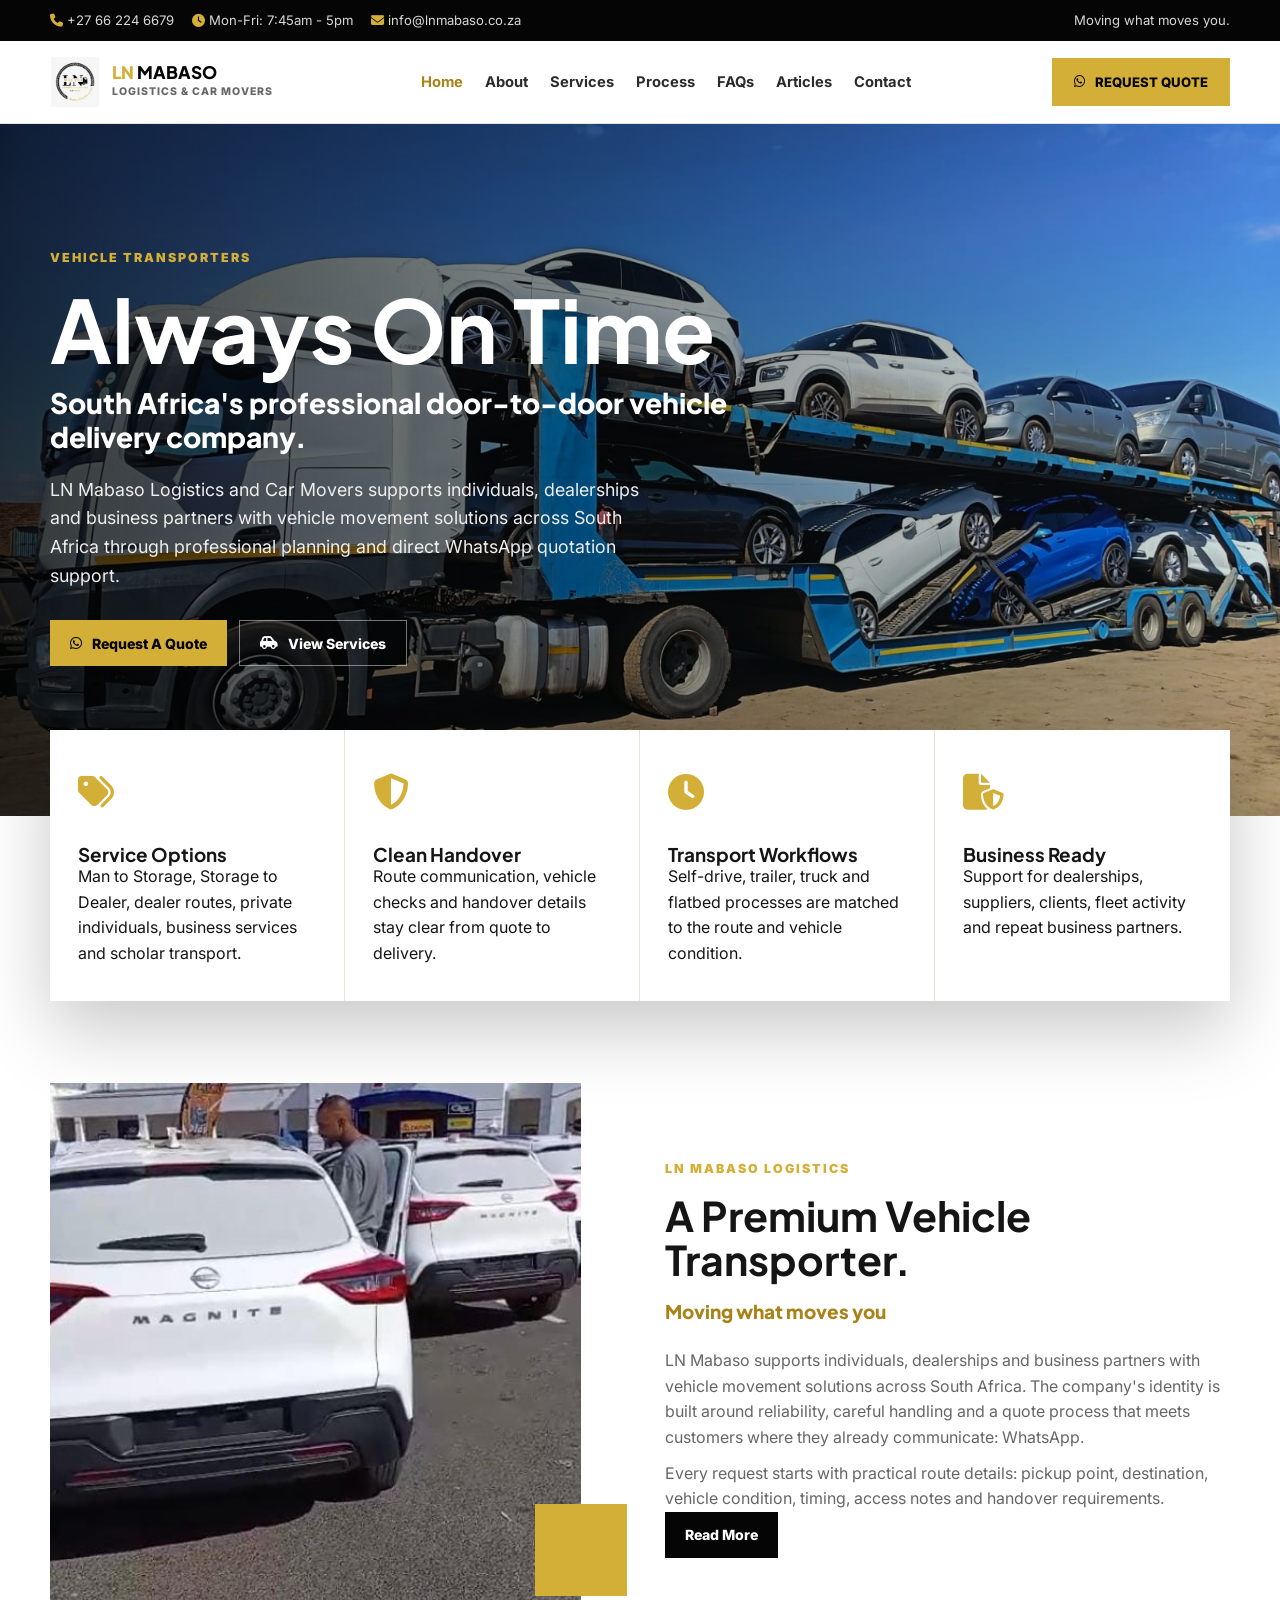
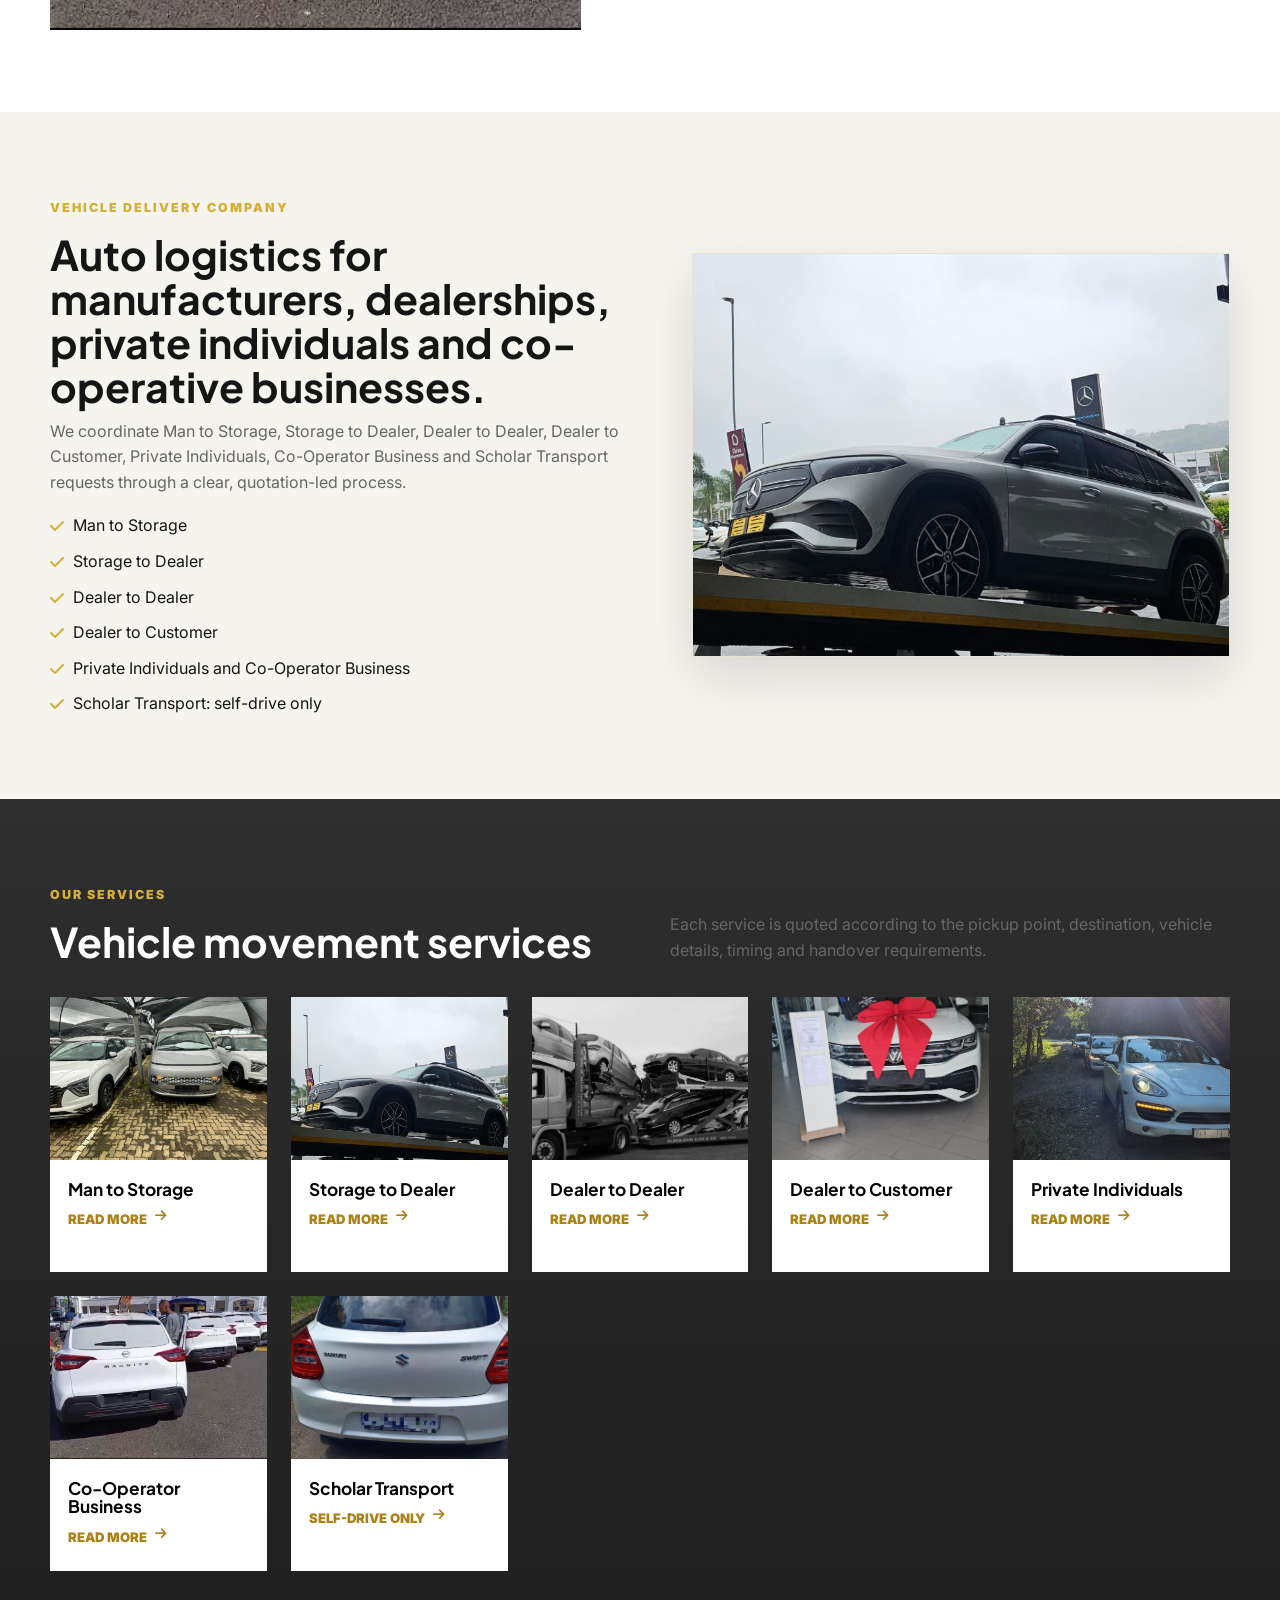
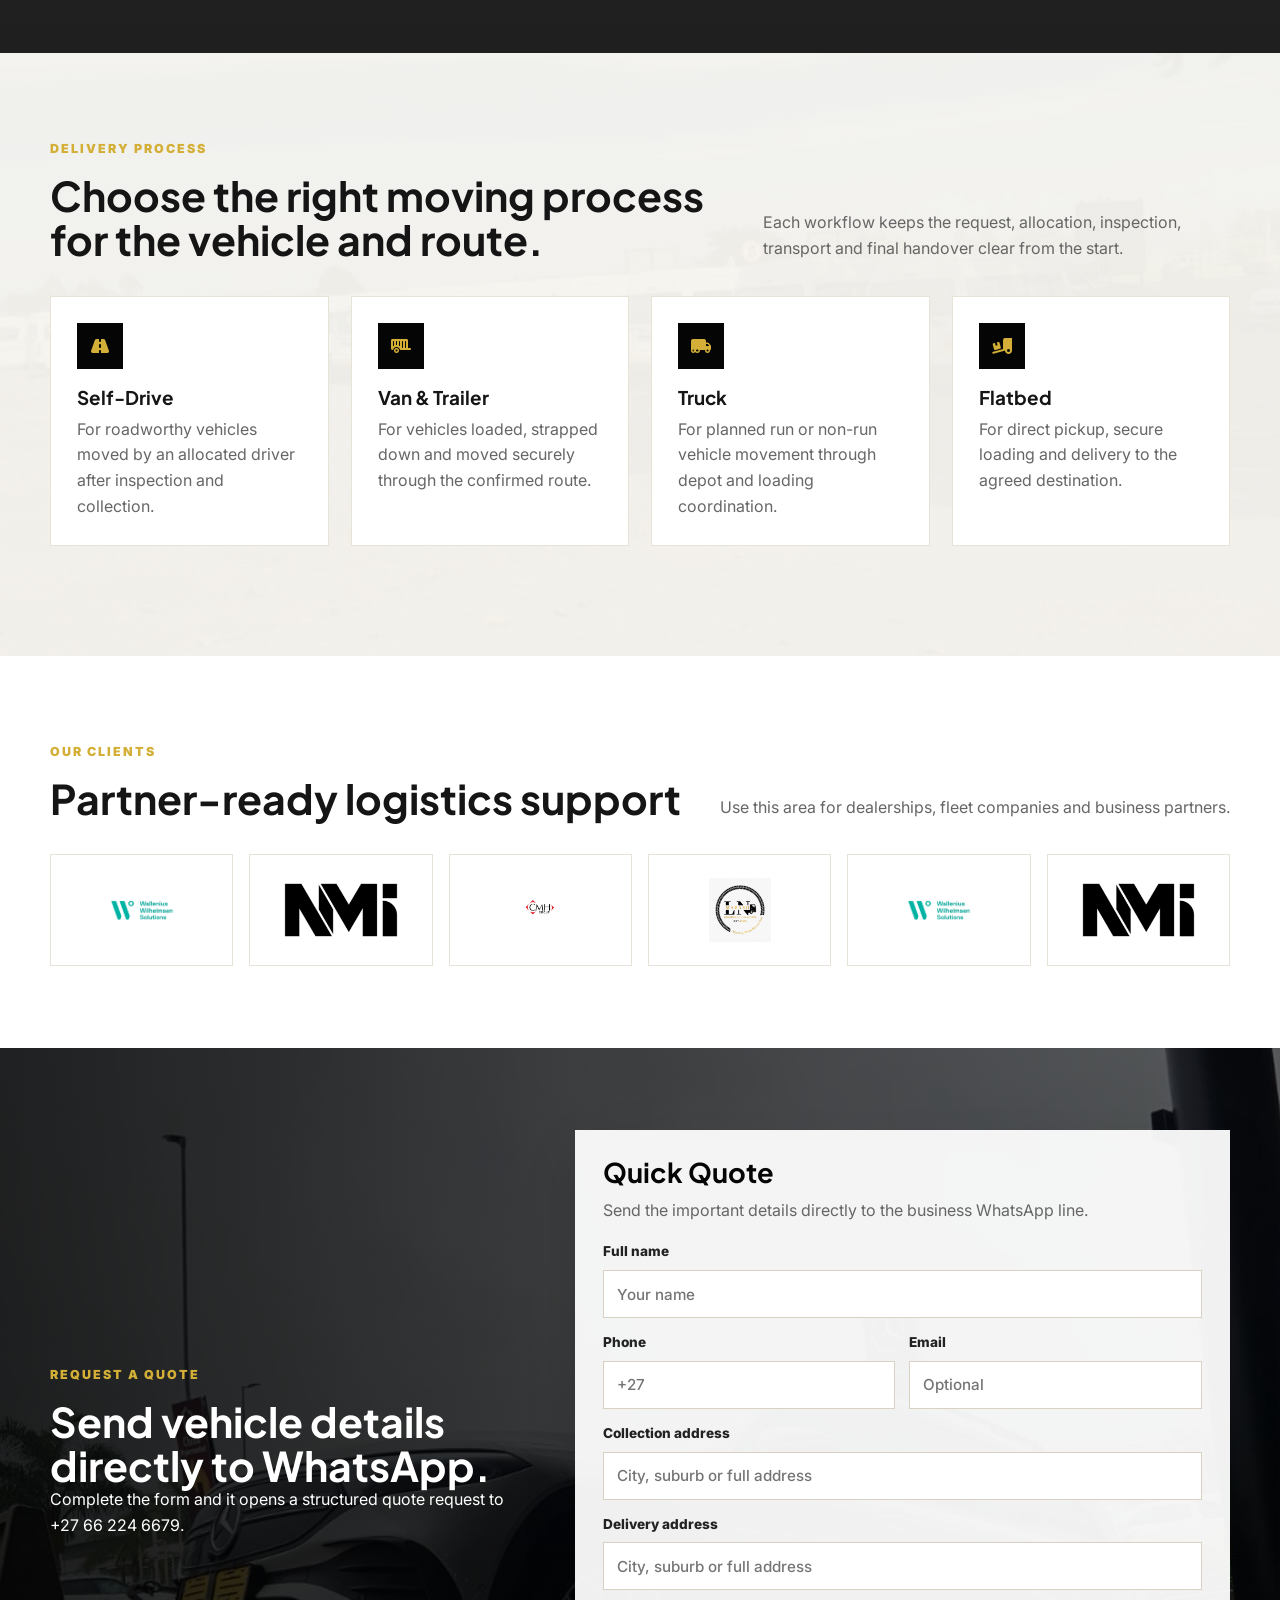
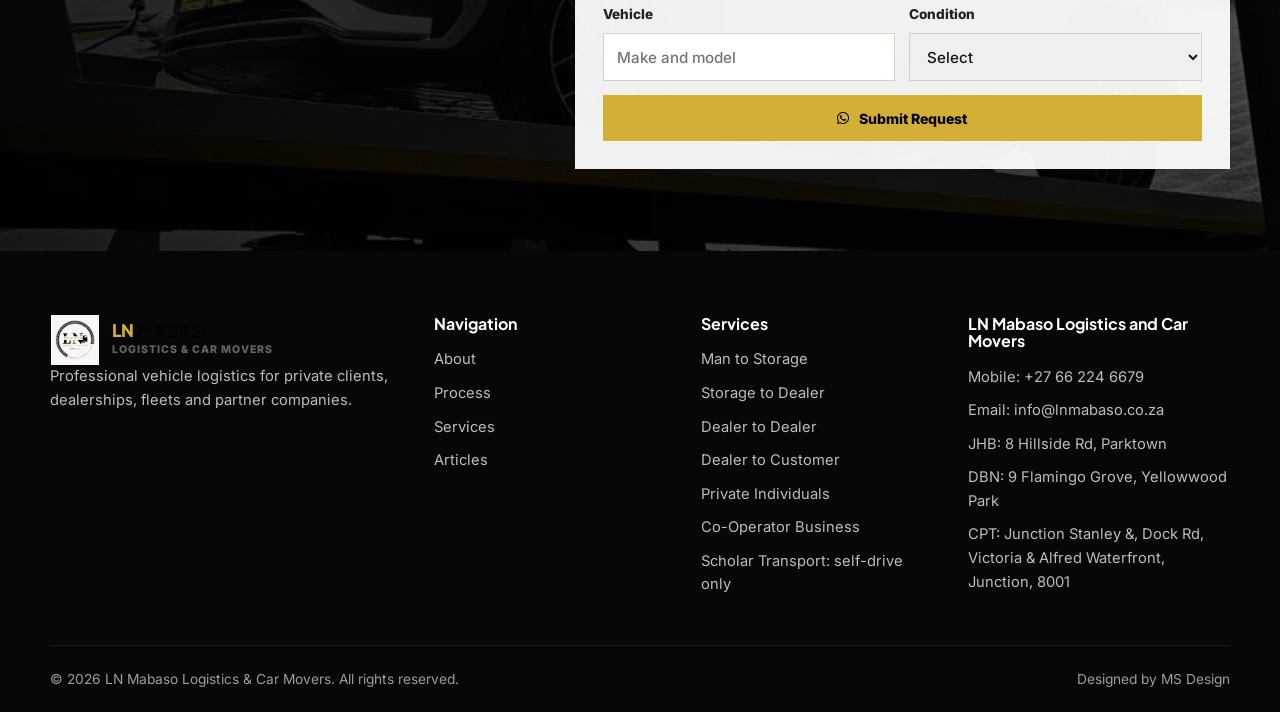
<file: index.html>
﻿<!DOCTYPE html>
<html lang="en">
<head>
    <meta charset="UTF-8">
    <meta name="viewport" content="width=device-width, initial-scale=1.0">
    <title>LN Mabaso Logistics & Car Movers | Vehicle Transport South Africa</title>
    <meta name="description" content="LN Mabaso Logistics and Car Movers provides vehicle movement, dealer transfers, storage-to-dealer delivery, business fleet support and WhatsApp quote requests in South Africa.">
    <link rel="preconnect" href="https://fonts.googleapis.com">
    <link rel="preconnect" href="https://fonts.gstatic.com" crossorigin>
    <link href="https://fonts.googleapis.com/css2?family=Inter:wght@400;500;600;700;800;900&family=Plus+Jakarta+Sans:wght@700;800&display=swap" rel="stylesheet">
    <link rel="stylesheet" href="https://cdnjs.cloudflare.com/ajax/libs/font-awesome/6.5.1/css/all.min.css">
    <link rel="stylesheet" href="style.css">
</head>
<body>
    <div class="top-bar">
        <div class="container">
            <ul class="top-list">
                <li><i class="fa-solid fa-phone gold"></i> +27 66 224 6679</li>
                <li><i class="fa-solid fa-clock gold"></i> Mon-Fri: 7:45am - 5pm</li>
                <li><i class="fa-solid fa-envelope gold"></i> info@lnmabaso.co.za</li>
            </ul>
            <span>Moving what moves you.</span>
        </div>
    </div>

    <header class="site-header">
        <div class="container header-inner">
            <a class="brand" href="index.html">
                <img src="images/log1.png" alt="LN Mabaso Logistics and Car Movers logo">
                <span>
                    <span class="brand-name"><span class="gold">LN</span> Mabaso</span>
                    <span class="brand-sub">Logistics & Car Movers</span>
                </span>
            </a>
            <nav aria-label="Main navigation">
                <ul class="nav-menu" data-nav-menu>
                    <li><a class="nav-link active" href="index.html">Home</a></li>
                    <li><a class="nav-link" href="about.html">About</a></li>
                    <li><a class="nav-link" href="services.html">Services</a></li>
                    <li><a class="nav-link" href="process.html">Process</a></li>
                    <li><a class="nav-link" href="resources.html">FAQs</a></li>
                    <li><a class="nav-link" href="articles.html">Articles</a></li>
                    <li><a class="nav-link" href="contacts.html">Contact</a></li>
                </ul>
            </nav>
            <a class="btn btn-header header-cta" href="quote.html"><i class="fa-brands fa-whatsapp"></i> Request Quote</a>
            <button class="mobile-toggle" type="button" aria-label="Open menu" aria-expanded="false" data-nav-toggle><i class="fa-solid fa-bars"></i></button>
        </div>
    </header>

    <main>
        <section class="hero">
            <div class="container">
                <span class="eyebrow">Vehicle transporters</span>
                <h1>Always On Time</h1>
                <span class="hero-kicker">South Africa's professional door-to-door vehicle delivery company.</span>
                <p>LN Mabaso Logistics and Car Movers supports individuals, dealerships and business partners with vehicle movement solutions across South Africa through professional planning and direct WhatsApp quotation support.</p>
                <div class="hero-actions">
                    <a class="btn btn-gold" href="quote.html"><i class="fa-brands fa-whatsapp"></i> Request A Quote</a>
                    <a class="btn btn-outline" href="services.html"><i class="fa-solid fa-car-side"></i> View Services</a>
                </div>
            </div>
        </section>

        <section class="red-dot-overlap">
            <div class="container benefit-strip">
                <div class="benefit-tile">
                    <span class="benefit-icon"><i class="fa-solid fa-tags"></i></span>
                    <h3>Service Options</h3>
                    <p>Man to Storage, Storage to Dealer, dealer routes, private individuals, business services and scholar transport.</p>
                </div>
                <div class="benefit-tile">
                    <span class="benefit-icon"><i class="fa-solid fa-shield-halved"></i></span>
                    <h3>Clean Handover</h3>
                    <p>Route communication, vehicle checks and handover details stay clear from quote to delivery.</p>
                </div>
                <div class="benefit-tile">
                    <span class="benefit-icon"><i class="fa-solid fa-clock"></i></span>
                    <h3>Transport Workflows</h3>
                    <p>Self-drive, trailer, truck and flatbed processes are matched to the route and vehicle condition.</p>
                </div>
                <div class="benefit-tile">
                    <span class="benefit-icon"><i class="fa-solid fa-file-shield"></i></span>
                    <h3>Business Ready</h3>
                    <p>Support for dealerships, suppliers, clients, fleet activity and repeat business partners.</p>
                </div>
            </div>
        </section>

        <section class="section">
            <div class="container about-red-dot">
                <div class="about-image-panel" aria-label="Vehicle logistics fleet"></div>
                <div class="about-copy-panel">
                    <span class="eyebrow">LN Mabaso Logistics</span>
                    <h2>A Premium Vehicle Transporter.</h2>
                    <span class="subhead-line">Moving what moves you</span>
                    <p class="muted">LN Mabaso supports individuals, dealerships and business partners with vehicle movement solutions across South Africa. The company's identity is built around reliability, careful handling and a quote process that meets customers where they already communicate: WhatsApp.</p>
                    <p class="muted">Every request starts with practical route details: pickup point, destination, vehicle condition, timing, access notes and handover requirements.</p>
                    <a class="btn btn-dark" href="about.html">Read More</a>
                </div>
            </div>
        </section>

        <section class="section section-soft">
            <div class="container split-grid">
                <div>
                    <span class="eyebrow">Vehicle delivery company</span>
                    <h2>Auto logistics for manufacturers, dealerships, private individuals and co-operative businesses.</h2>
                    <p class="muted">We coordinate Man to Storage, Storage to Dealer, Dealer to Dealer, Dealer to Customer, Private Individuals, Co-Operator Business and Scholar Transport requests through a clear, quotation-led process.</p>
                    <ul class="check-list">
                        <li><i class="fa-solid fa-check"></i> Man to Storage</li>
                        <li><i class="fa-solid fa-check"></i> Storage to Dealer</li>
                        <li><i class="fa-solid fa-check"></i> Dealer to Dealer</li>
                        <li><i class="fa-solid fa-check"></i> Dealer to Customer</li>
                        <li><i class="fa-solid fa-check"></i> Private Individuals and Co-Operator Business</li>
                        <li><i class="fa-solid fa-check"></i> Scholar Transport: self-drive only</li>
                    </ul>
                </div>
                <div class="visual-frame">
                    <img src="images/PHOTO-2026-05-27-15-41-09.jpg" alt="Vehicle storage to dealer logistics">
                </div>
            </div>
        </section>

        <section class="section service-showcase">
            <div class="container">
                <div class="section-head">
                    <div>
                        <span class="eyebrow">Our services</span>
                        <h2>Vehicle movement services</h2>
                    </div>
                    <p>Each service is quoted according to the pickup point, destination, vehicle details, timing and handover requirements.</p>
                </div>
                <div class="rd-service-grid">
                    <a class="rd-service-card" href="services.html">
                        <img src="images/1000322105.jpg" alt="Man to storage vehicle movement">
                        <h3>Man to Storage</h3>
                        <span class="read-more">Read More <i class="fa-solid fa-arrow-right"></i></span>
                    </a>
                    <a class="rd-service-card" href="services.html">
                        <img src="images/PHOTO-2026-05-27-15-41-09.jpg" alt="Storage to dealer delivery">
                        <h3>Storage to Dealer</h3>
                        <span class="read-more">Read More <i class="fa-solid fa-arrow-right"></i></span>
                    </a>
                    <a class="rd-service-card" href="services.html">
                        <img src="images/carrier.png" alt="Dealer to dealer vehicle transfer">
                        <h3>Dealer to Dealer</h3>
                        <span class="read-more">Read More <i class="fa-solid fa-arrow-right"></i></span>
                    </a>
                    <a class="rd-service-card" href="services.html">
                        <img src="images/PHOTO-2026-05-27-15-40-03.jpg" alt="Dealer to customer delivery">
                        <h3>Dealer to Customer</h3>
                        <span class="read-more">Read More <i class="fa-solid fa-arrow-right"></i></span>
                    </a>
                    <a class="rd-service-card" href="services.html">
                        <img src="images/drivin.jpeg" alt="Private individuals vehicle logistics">
                        <h3>Private Individuals</h3>
                        <span class="read-more">Read More <i class="fa-solid fa-arrow-right"></i></span>
                    </a>
                    <a class="rd-service-card" href="services.html">
                        <img src="images/fleet.jpeg" alt="Co-operator business vehicle logistics">
                        <h3>Co-Operator Business</h3>
                        <span class="read-more">Read More <i class="fa-solid fa-arrow-right"></i></span>
                    </a>
                    <a class="rd-service-card" href="services.html">
                        <img src="images/e77839e6-44af-4852-bfee-791db7c068a5.jpeg" alt="Scholar transport self-drive option">
                        <h3>Scholar Transport</h3>
                        <span class="read-more">Self-Drive Only <i class="fa-solid fa-arrow-right"></i></span>
                    </a>
                </div>
            </div>
        </section>

        <section class="section process-showcase">
            <div class="container">
                <div class="section-head">
                    <div>
                        <span class="eyebrow">Delivery process</span>
                        <h2>Choose the right moving process for the vehicle and route.</h2>
                    </div>
                    <p>Each workflow keeps the request, allocation, inspection, transport and final handover clear from the start.</p>
                </div>
                <div class="grid-4 process-method-summary">
                    <article class="card">
                        <span class="icon-box"><i class="fa-solid fa-road"></i></span>
                        <h3>Self-Drive</h3>
                        <p>For roadworthy vehicles moved by an allocated driver after inspection and collection.</p>
                    </article>
                    <article class="card">
                        <span class="icon-box"><i class="fa-solid fa-trailer"></i></span>
                        <h3>Van & Trailer</h3>
                        <p>For vehicles loaded, strapped down and moved securely through the confirmed route.</p>
                    </article>
                    <article class="card">
                        <span class="icon-box"><i class="fa-solid fa-truck-moving"></i></span>
                        <h3>Truck</h3>
                        <p>For planned run or non-run vehicle movement through depot and loading coordination.</p>
                    </article>
                    <article class="card">
                        <span class="icon-box"><i class="fa-solid fa-truck-ramp-box"></i></span>
                        <h3>Flatbed</h3>
                        <p>For direct pickup, secure loading and delivery to the agreed destination.</p>
                    </article>
                </div>
            </div>
        </section>

        <section class="section">
            <div class="container">
                <div class="section-head">
                    <div>
                        <span class="eyebrow">Our clients</span>
                        <h2>Partner-ready logistics support</h2>
                    </div>
                    <p>Use this area for dealerships, fleet companies and business partners.</p>
                </div>
                <div class="client-strip">
                    <div class="client-box"><img src="images/partnership1.png" alt="Partner logo"></div>
                    <div class="client-box"><img src="images/partnership2.png" alt="Partner logo"></div>
                    <div class="client-box"><img src="images/partnership 3.png" alt="Partner logo"></div>
                    <div class="client-box"><img src="images/log1.png" alt="LN Mabaso logo"></div>
                    <div class="client-box"><img src="images/partnership1.png" alt="Partner logo"></div>
                    <div class="client-box"><img src="images/partnership2.png" alt="Partner logo"></div>
                </div>
            </div>
        </section>

        <section class="section quote-band">
            <div class="container quote-band-grid">
                <div>
                    <span class="eyebrow">Request a quote</span>
                    <h2>Send vehicle details directly to WhatsApp.</h2>
                    <p>Complete the form and it opens a structured quote request to +27 66 224 6679.</p>
                </div>
                <aside class="quote-panel">
                    <h2>Quick Quote</h2>
                    <p class="muted">Send the important details directly to the business WhatsApp line.</p>
                    <form class="mini-form" data-quote-form>
                        <label>Full name<input name="name" type="text" required placeholder="Your name"></label>
                        <div class="form-row">
                            <label>Phone<input name="phone" type="tel" required placeholder="+27"></label>
                            <label>Email<input name="email" type="email" placeholder="Optional"></label>
                        </div>
                        <label>Collection address<input name="collection" type="text" required placeholder="City, suburb or full address"></label>
                        <label>Delivery address<input name="delivery" type="text" required placeholder="City, suburb or full address"></label>
                        <div class="form-row">
                            <label>Vehicle<input name="vehicle" type="text" placeholder="Make and model"></label>
                            <label>Condition
                                <select name="condition">
                                    <option value="">Select</option>
                                    <option>Running</option>
                                    <option>Non-running</option>
                                    <option>New dealership unit</option>
                                </select>
                            </label>
                        </div>
                        <input name="service" type="hidden" value="Quick website quote">
                        <button class="btn btn-gold" type="submit"><i class="fa-brands fa-whatsapp"></i> Submit Request</button>
                    </form>
                </aside>
            </div>
        </section>
    </main>

    <footer class="site-footer">
        <div class="container footer-grid">
            <div>
                <a class="brand" href="index.html">
                    <img src="images/log1.png" alt="LN Mabaso logo">
                    <span><span class="brand-name"><span class="gold">LN</span> Mabaso</span><span class="brand-sub">Logistics & Car Movers</span></span>
                </a>
                <p>Professional vehicle logistics for private clients, dealerships, fleets and partner companies.</p>
            </div>
            <div>
                <h3>Navigation</h3>
                <ul>
                    <li><a href="about.html">About</a></li>
                    <li><a href="process.html">Process</a></li>
                    <li><a href="services.html">Services</a></li>
                    <li><a href="articles.html">Articles</a></li>
                </ul>
            </div>
            <div>
                <h3>Services</h3>
                <ul>
                    <li>Man to Storage</li>
                    <li>Storage to Dealer</li>
                    <li>Dealer to Dealer</li>
                    <li>Dealer to Customer</li>
                    <li>Private Individuals</li>
                    <li>Co-Operator Business</li>
                    <li>Scholar Transport: self-drive only</li>
                </ul>
            </div>
            <div>
                <h3>LN Mabaso Logistics and Car Movers</h3>
                <ul>
                    <li><a href="tel:+27662246679">Mobile: +27 66 224 6679</a></li>
                    <li><a href="mailto:info@lnmabaso.co.za">Email: info@lnmabaso.co.za</a></li>
                    <li>JHB: 8 Hillside Rd, Parktown</li>
                    <li>DBN: 9 Flamingo Grove, Yellowwood Park</li>
                    <li>CPT: Junction Stanley &amp;, Dock Rd, Victoria &amp; Alfred Waterfront, Junction, 8001</li>
                </ul>
            </div>
        </div>
        <div class="container footer-bottom">
            <p>&copy; 2026 LN Mabaso Logistics & Car Movers. All rights reserved.</p>
            <p>Designed by MS Design</p>
        </div>
    </footer>
    <script src="script.js"></script>
</body>
</html>
</file>
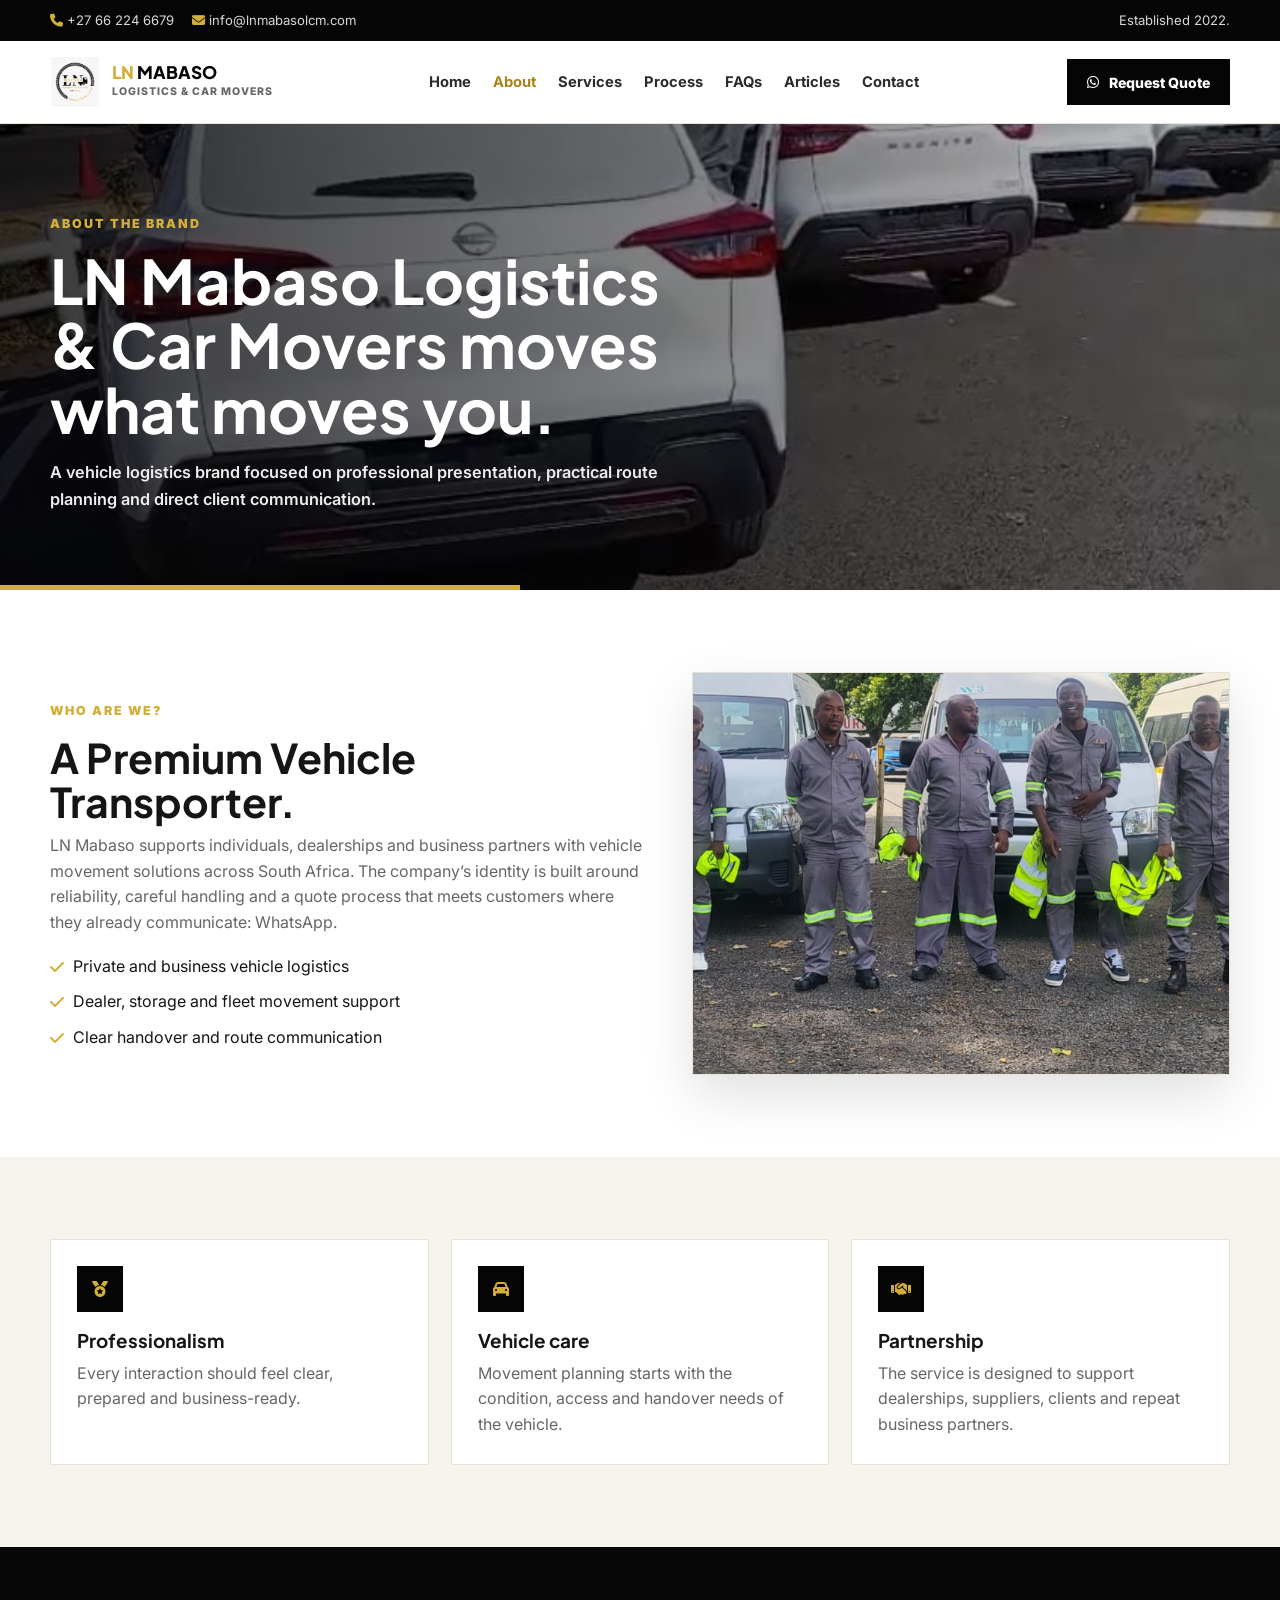
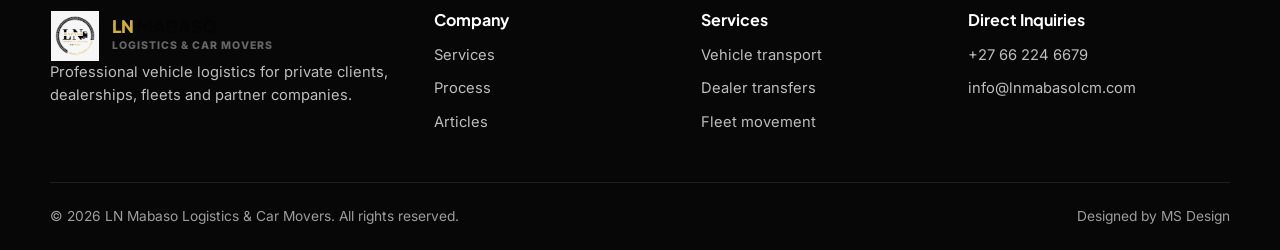
<file: about.html>
<!DOCTYPE html>
<html lang="en">
<head>
    <meta charset="UTF-8">
    <meta name="viewport" content="width=device-width, initial-scale=1.0">
    <title>About | LN Mabaso Logistics & Car Movers</title>
    <link rel="preconnect" href="https://fonts.googleapis.com">
    <link rel="preconnect" href="https://fonts.gstatic.com" crossorigin>
    <link href="https://fonts.googleapis.com/css2?family=Inter:wght@400;500;600;700;800;900&family=Plus+Jakarta+Sans:wght@700;800&display=swap" rel="stylesheet">
    <link rel="stylesheet" href="https://cdnjs.cloudflare.com/ajax/libs/font-awesome/6.5.1/css/all.min.css">
    <link rel="stylesheet" href="style.css">
</head>
<body>
    <div class="top-bar"><div class="container"><ul class="top-list"><li><i class="fa-solid fa-phone gold"></i> +27 66 224 6679</li><li><i class="fa-solid fa-envelope gold"></i> info@lnmabasolcm.com</li></ul><span>Established 2022.</span></div></div>
    <header class="site-header"><div class="container header-inner"><a class="brand" href="index.html"><img src="images/log1.png" alt="LN Mabaso logo"><span><span class="brand-name"><span class="gold">LN</span> Mabaso</span><span class="brand-sub">Logistics & Car Movers</span></span></a><nav><ul class="nav-menu" data-nav-menu><li><a class="nav-link" href="index.html">Home</a></li><li><a class="nav-link active" href="about.html">About</a></li><li><a class="nav-link" href="services.html">Services</a></li><li><a class="nav-link" href="process.html">Process</a></li><li><a class="nav-link" href="resources.html">FAQs</a></li><li><a class="nav-link" href="articles.html">Articles</a></li><li><a class="nav-link" href="contacts.html">Contact</a></li></ul></nav><a class="btn btn-dark header-cta" href="quote.html"><i class="fa-brands fa-whatsapp"></i> Request Quote</a><button class="mobile-toggle" type="button" aria-label="Open menu" data-nav-toggle><i class="fa-solid fa-bars"></i></button></div></header>
    <main>
        <section class="page-hero"><div class="container"><span class="eyebrow">About the brand</span><h1>LN Mabaso Logistics & Car Movers moves what moves you.</h1><p>A vehicle logistics brand focused on professional presentation, practical route planning and direct client communication.</p></div></section>
        <section class="section"><div class="container split-grid"><div><span class="eyebrow">Who are we?</span><h2>A Premium Vehicle Transporter.</h2><p class="muted">LN Mabaso supports individuals, dealerships and business partners with vehicle movement solutions across South Africa. The company’s identity is built around reliability, careful handling and a quote process that meets customers where they already communicate: WhatsApp.</p><ul class="check-list"><li><i class="fa-solid fa-check"></i> Private and business vehicle logistics</li><li><i class="fa-solid fa-check"></i> Dealer, storage and fleet movement support</li><li><i class="fa-solid fa-check"></i> Clear handover and route communication</li></ul></div><div class="visual-frame"><img src="images/team1.jpg" alt="LN Mabaso team member"></div></div></section>
        <section class="section section-soft"><div class="container grid-3"><div class="card"><span class="icon-box"><i class="fa-solid fa-medal"></i></span><h3>Professionalism</h3><p>Every interaction should feel clear, prepared and business-ready.</p></div><div class="card"><span class="icon-box"><i class="fa-solid fa-car"></i></span><h3>Vehicle care</h3><p>Movement planning starts with the condition, access and handover needs of the vehicle.</p></div><div class="card"><span class="icon-box"><i class="fa-solid fa-handshake"></i></span><h3>Partnership</h3><p>The service is designed to support dealerships, suppliers, clients and repeat business partners.</p></div></div></section>
    </main>
    <footer class="site-footer"><div class="container footer-grid"><div><a class="brand" href="index.html"><img src="images/log1.png" alt="LN Mabaso logo"><span><span class="brand-name"><span class="gold">LN</span> Mabaso</span><span class="brand-sub">Logistics & Car Movers</span></span></a><p>Professional vehicle logistics for private clients, dealerships, fleets and partner companies.</p></div><div><h3>Company</h3><ul><li><a href="services.html">Services</a></li><li><a href="process.html">Process</a></li><li><a href="articles.html">Articles</a></li></ul></div><div><h3>Services</h3><ul><li>Vehicle transport</li><li>Dealer transfers</li><li>Fleet movement</li></ul></div><div><h3>Direct Inquiries</h3><ul><li><a href="tel:+27662246679">+27 66 224 6679</a></li><li><a href="mailto:info@lnmabasolcm.com">info@lnmabasolcm.com</a></li></ul></div></div><div class="container footer-bottom"><p>&copy; 2026 LN Mabaso Logistics & Car Movers. All rights reserved.</p><p>Designed by MS Design</p></div></footer>
    <script src="script.js"></script>
</body>
</html>
</file>
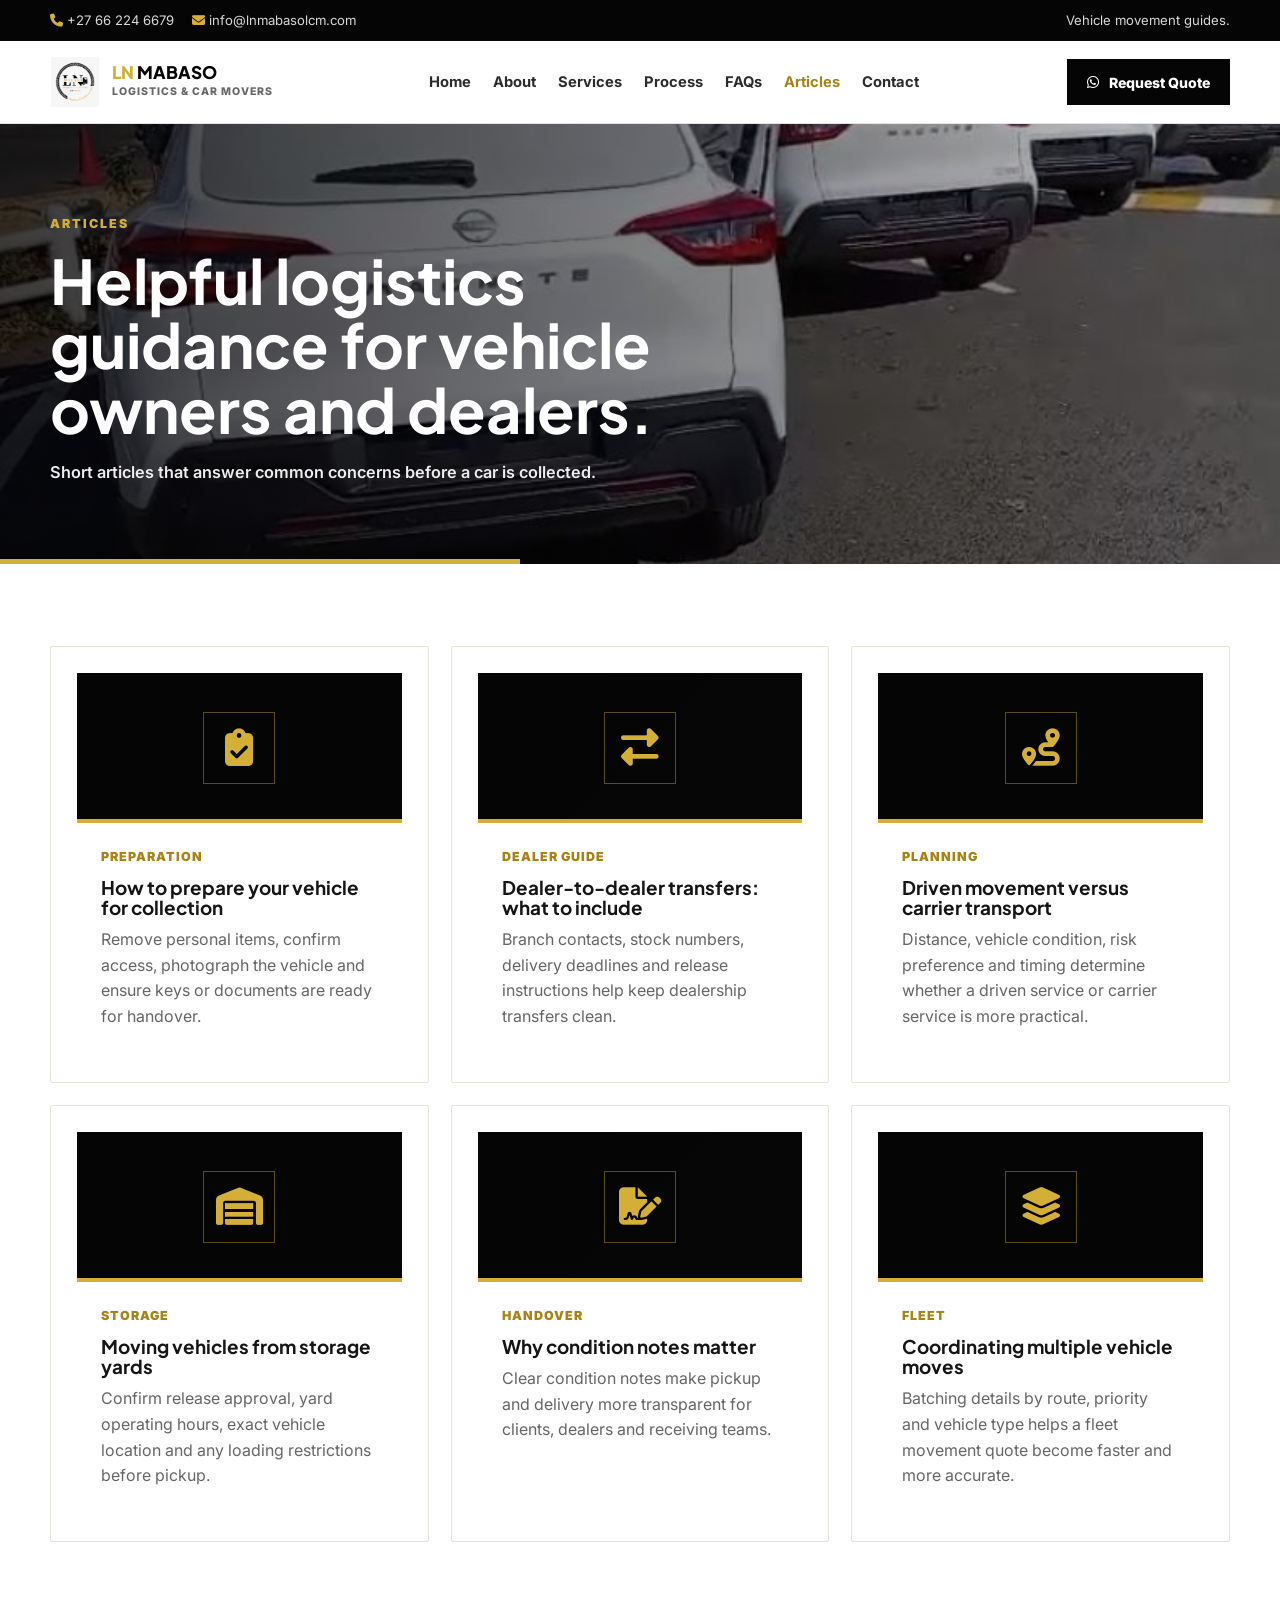
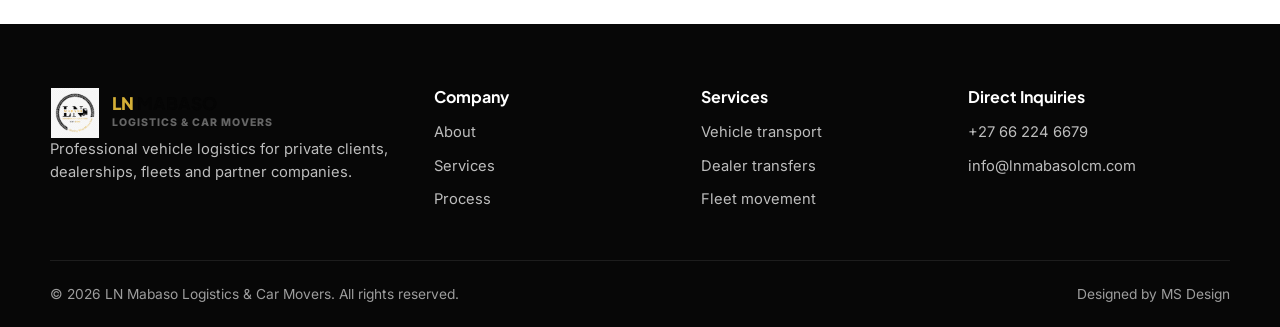
<file: articles.html>
<!DOCTYPE html>
<html lang="en">
<head>
    <meta charset="UTF-8">
    <meta name="viewport" content="width=device-width, initial-scale=1.0">
    <title>Articles | LN Mabaso Logistics & Car Movers</title>
    <link rel="preconnect" href="https://fonts.googleapis.com">
    <link rel="preconnect" href="https://fonts.gstatic.com" crossorigin>
    <link href="https://fonts.googleapis.com/css2?family=Inter:wght@400;500;600;700;800;900&family=Plus+Jakarta+Sans:wght@700;800&display=swap" rel="stylesheet">
    <link rel="stylesheet" href="https://cdnjs.cloudflare.com/ajax/libs/font-awesome/6.5.1/css/all.min.css">
    <link rel="stylesheet" href="style.css">
</head>
<body>
    <div class="top-bar"><div class="container"><ul class="top-list"><li><i class="fa-solid fa-phone gold"></i> +27 66 224 6679</li><li><i class="fa-solid fa-envelope gold"></i> info@lnmabasolcm.com</li></ul><span>Vehicle movement guides.</span></div></div>
    <header class="site-header"><div class="container header-inner"><a class="brand" href="index.html"><img src="images/log1.png" alt="LN Mabaso logo"><span><span class="brand-name"><span class="gold">LN</span> Mabaso</span><span class="brand-sub">Logistics & Car Movers</span></span></a><nav><ul class="nav-menu" data-nav-menu><li><a class="nav-link" href="index.html">Home</a></li><li><a class="nav-link" href="about.html">About</a></li><li><a class="nav-link" href="services.html">Services</a></li><li><a class="nav-link" href="process.html">Process</a></li><li><a class="nav-link" href="resources.html">FAQs</a></li><li><a class="nav-link active" href="articles.html">Articles</a></li><li><a class="nav-link" href="contacts.html">Contact</a></li></ul></nav><a class="btn btn-dark header-cta" href="quote.html"><i class="fa-brands fa-whatsapp"></i> Request Quote</a><button class="mobile-toggle" type="button" aria-label="Open menu" data-nav-toggle><i class="fa-solid fa-bars"></i></button></div></header>
    <main>
        <section class="page-hero"><div class="container"><span class="eyebrow">Articles</span><h1>Helpful logistics guidance for vehicle owners and dealers.</h1><p>Short articles that answer common concerns before a car is collected.</p></div></section>
        <section class="section">
            <div class="container article-grid">
                <article class="article-card"><div class="article-icon"><i class="fa-solid fa-clipboard-check"></i></div><div class="article-card-content"><span class="article-meta">Preparation</span><h3>How to prepare your vehicle for collection</h3><p>Remove personal items, confirm access, photograph the vehicle and ensure keys or documents are ready for handover.</p></div></article>
                <article class="article-card"><div class="article-icon"><i class="fa-solid fa-right-left"></i></div><div class="article-card-content"><span class="article-meta">Dealer guide</span><h3>Dealer-to-dealer transfers: what to include</h3><p>Branch contacts, stock numbers, delivery deadlines and release instructions help keep dealership transfers clean.</p></div></article>
                <article class="article-card"><div class="article-icon"><i class="fa-solid fa-route"></i></div><div class="article-card-content"><span class="article-meta">Planning</span><h3>Driven movement versus carrier transport</h3><p>Distance, vehicle condition, risk preference and timing determine whether a driven service or carrier service is more practical.</p></div></article>
                <article class="article-card"><div class="article-icon"><i class="fa-solid fa-warehouse"></i></div><div class="article-card-content"><span class="article-meta">Storage</span><h3>Moving vehicles from storage yards</h3><p>Confirm release approval, yard operating hours, exact vehicle location and any loading restrictions before pickup.</p></div></article>
                <article class="article-card"><div class="article-icon"><i class="fa-solid fa-file-signature"></i></div><div class="article-card-content"><span class="article-meta">Handover</span><h3>Why condition notes matter</h3><p>Clear condition notes make pickup and delivery more transparent for clients, dealers and receiving teams.</p></div></article>
                <article class="article-card"><div class="article-icon"><i class="fa-solid fa-layer-group"></i></div><div class="article-card-content"><span class="article-meta">Fleet</span><h3>Coordinating multiple vehicle moves</h3><p>Batching details by route, priority and vehicle type helps a fleet movement quote become faster and more accurate.</p></div></article>
            </div>
        </section>
    </main>
    <footer class="site-footer"><div class="container footer-grid"><div><a class="brand" href="index.html"><img src="images/log1.png" alt="LN Mabaso logo"><span><span class="brand-name"><span class="gold">LN</span> Mabaso</span><span class="brand-sub">Logistics & Car Movers</span></span></a><p>Professional vehicle logistics for private clients, dealerships, fleets and partner companies.</p></div><div><h3>Company</h3><ul><li><a href="about.html">About</a></li><li><a href="services.html">Services</a></li><li><a href="process.html">Process</a></li></ul></div><div><h3>Services</h3><ul><li>Vehicle transport</li><li>Dealer transfers</li><li>Fleet movement</li></ul></div><div><h3>Direct Inquiries</h3><ul><li><a href="tel:+27662246679">+27 66 224 6679</a></li><li><a href="mailto:info@lnmabasolcm.com">info@lnmabasolcm.com</a></li></ul></div></div><div class="container footer-bottom"><p>&copy; 2026 LN Mabaso Logistics & Car Movers. All rights reserved.</p><p>Designed by MS Design</p></div></footer>
    <script src="script.js"></script>
</body>
</html>
</file>
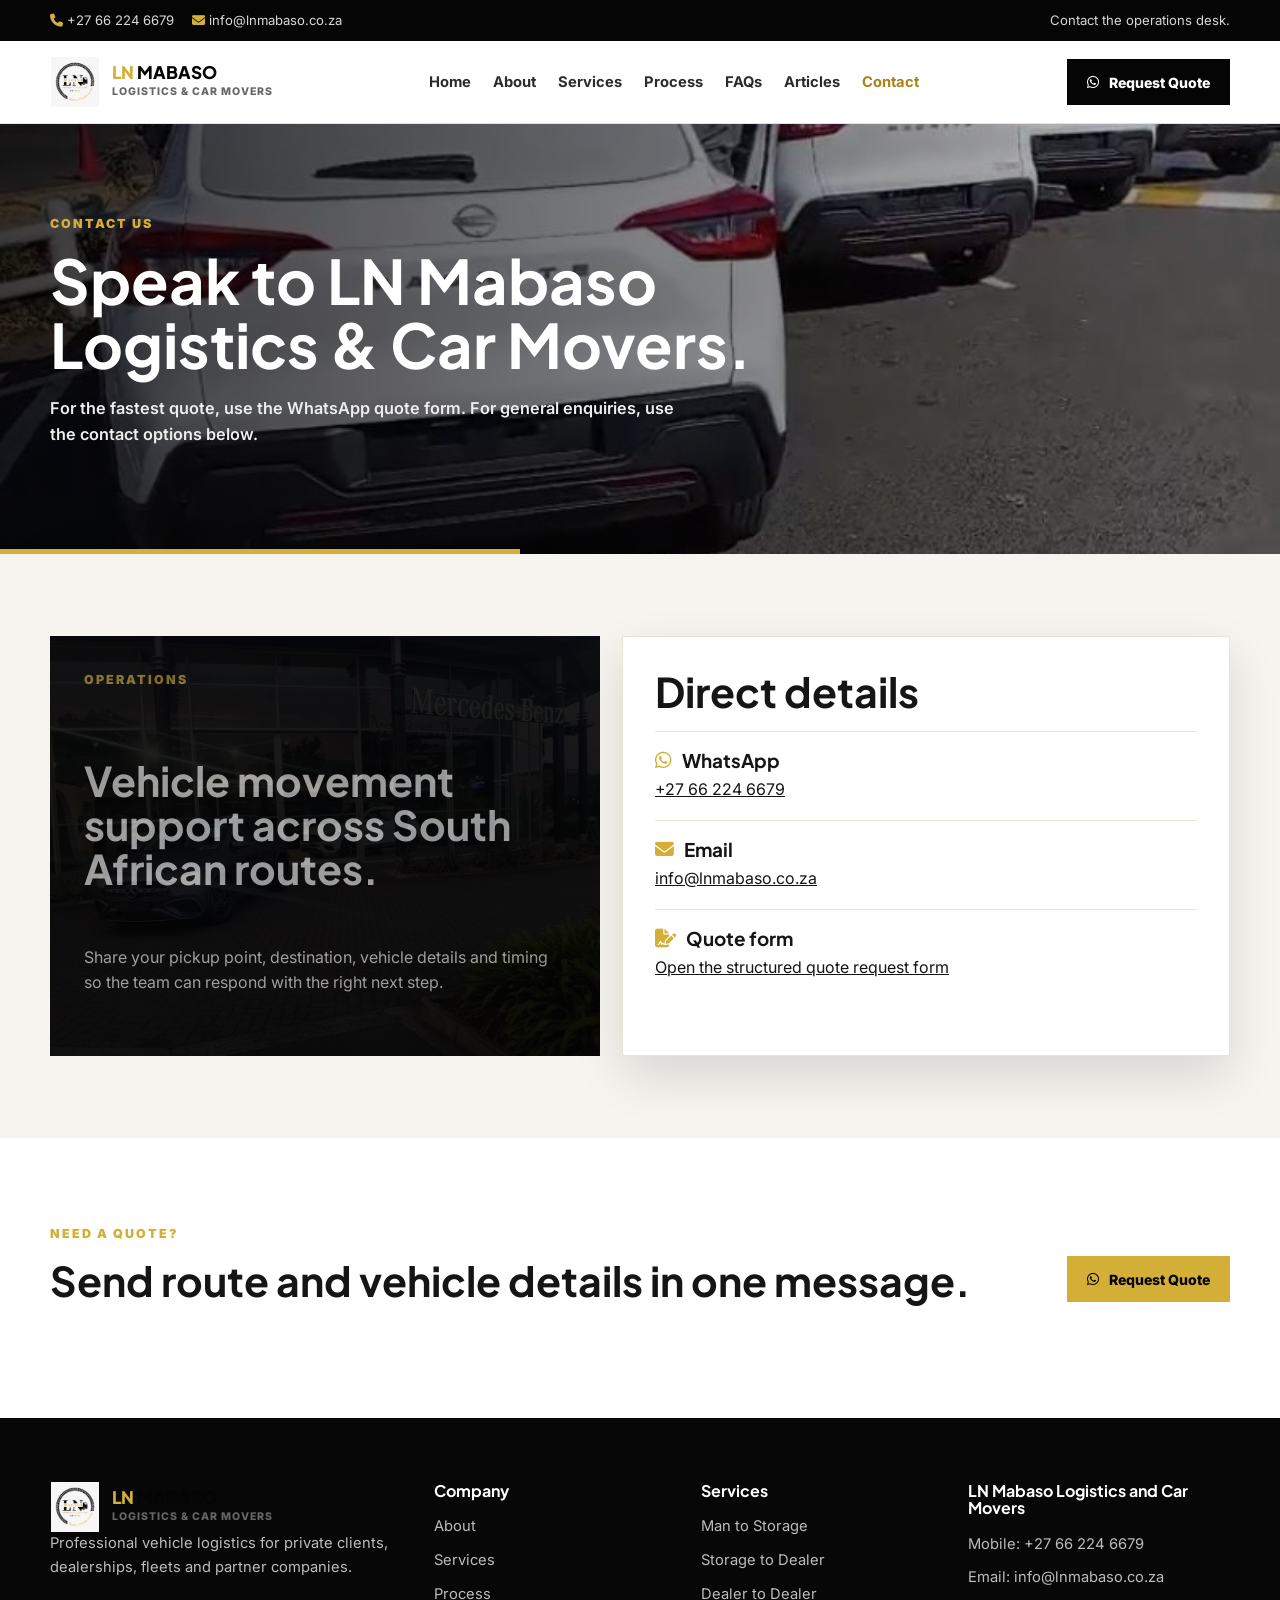
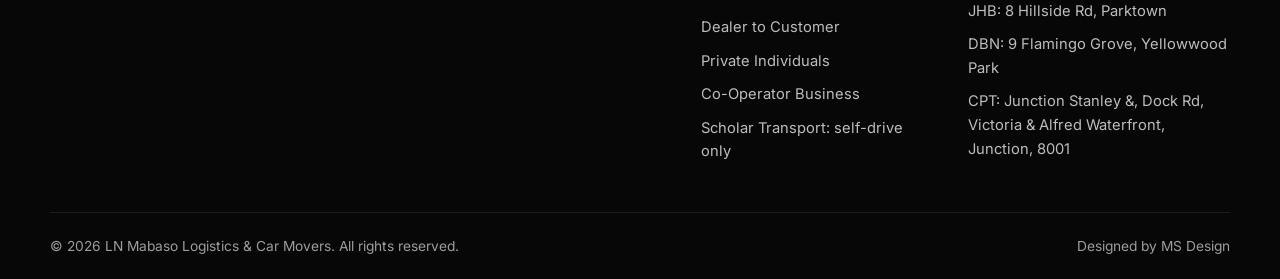
<file: contacts.html>
<!DOCTYPE html>
<html lang="en">
<head>
    <meta charset="UTF-8">
    <meta name="viewport" content="width=device-width, initial-scale=1.0">
    <title>Contact | LN Mabaso Logistics & Car Movers</title>
    <link rel="preconnect" href="https://fonts.googleapis.com">
    <link rel="preconnect" href="https://fonts.gstatic.com" crossorigin>
    <link href="https://fonts.googleapis.com/css2?family=Inter:wght@400;500;600;700;800;900&family=Plus+Jakarta+Sans:wght@700;800&display=swap" rel="stylesheet">
    <link rel="stylesheet" href="https://cdnjs.cloudflare.com/ajax/libs/font-awesome/6.5.1/css/all.min.css">
    <link rel="stylesheet" href="style.css">
</head>
<body>
    <div class="top-bar"><div class="container"><ul class="top-list"><li><i class="fa-solid fa-phone gold"></i> +27 66 224 6679</li><li><i class="fa-solid fa-envelope gold"></i> info@lnmabaso.co.za</li></ul><span>Contact the operations desk.</span></div></div>
    <header class="site-header"><div class="container header-inner"><a class="brand" href="index.html"><img src="images/log1.png" alt="LN Mabaso logo"><span><span class="brand-name"><span class="gold">LN</span> Mabaso</span><span class="brand-sub">Logistics & Car Movers</span></span></a><nav><ul class="nav-menu" data-nav-menu><li><a class="nav-link" href="index.html">Home</a></li><li><a class="nav-link" href="about.html">About</a></li><li><a class="nav-link" href="services.html">Services</a></li><li><a class="nav-link" href="process.html">Process</a></li><li><a class="nav-link" href="resources.html">FAQs</a></li><li><a class="nav-link" href="articles.html">Articles</a></li><li><a class="nav-link active" href="contacts.html">Contact</a></li></ul></nav><a class="btn btn-dark header-cta" href="quote.html"><i class="fa-brands fa-whatsapp"></i> Request Quote</a><button class="mobile-toggle" type="button" aria-label="Open menu" data-nav-toggle><i class="fa-solid fa-bars"></i></button></div></header>
    <main>
        <section class="page-hero"><div class="container"><span class="eyebrow">Contact us</span><h1>Speak to LN Mabaso Logistics & Car Movers.</h1><p>For the fastest quote, use the WhatsApp quote form. For general enquiries, use the contact options below.</p></div></section>
        <section class="section section-soft">
            <div class="container contact-grid">
                <div class="map-box">
                    <span class="eyebrow">Operations</span>
                    <h2>Vehicle movement support across South African routes.</h2>
                    <p>Share your pickup point, destination, vehicle details and timing so the team can respond with the right next step.</p>
                </div>
                <div class="quote-form-card">
                    <h2>Direct details</h2>
                    <div class="contact-method"><h3><i class="fa-brands fa-whatsapp"></i> WhatsApp</h3><p><a href="https://wa.me/27662246679">+27 66 224 6679</a></p></div>
                    <div class="contact-method"><h3><i class="fa-solid fa-envelope"></i> Email</h3><p><a href="mailto:info@lnmabaso.co.za">info@lnmabaso.co.za</a></p></div>
                    <div class="contact-method"><h3><i class="fa-solid fa-file-signature"></i> Quote form</h3><p><a href="quote.html">Open the structured quote request form</a></p></div>
                </div>
            </div>
        </section>
        <section class="section"><div class="container section-head"><div><span class="eyebrow">Need a quote?</span><h2>Send route and vehicle details in one message.</h2></div><a class="btn btn-gold" href="quote.html"><i class="fa-brands fa-whatsapp"></i> Request Quote</a></div></section>
    </main>
    <footer class="site-footer"><div class="container footer-grid"><div><a class="brand" href="index.html"><img src="images/log1.png" alt="LN Mabaso logo"><span><span class="brand-name"><span class="gold">LN</span> Mabaso</span><span class="brand-sub">Logistics & Car Movers</span></span></a><p>Professional vehicle logistics for private clients, dealerships, fleets and partner companies.</p></div><div><h3>Company</h3><ul><li><a href="about.html">About</a></li><li><a href="services.html">Services</a></li><li><a href="process.html">Process</a></li></ul></div><div><h3>Services</h3><ul><li>Man to Storage</li><li>Storage to Dealer</li><li>Dealer to Dealer</li><li>Dealer to Customer</li><li>Private Individuals</li><li>Co-Operator Business</li><li>Scholar Transport: self-drive only</li></ul></div><div><h3>LN Mabaso Logistics and Car Movers</h3><ul><li><a href="tel:+27662246679">Mobile: +27 66 224 6679</a></li><li><a href="mailto:info@lnmabaso.co.za">Email: info@lnmabaso.co.za</a></li><li>JHB: 8 Hillside Rd, Parktown</li><li>DBN: 9 Flamingo Grove, Yellowwood Park</li><li>CPT: Junction Stanley &amp;, Dock Rd, Victoria &amp; Alfred Waterfront, Junction, 8001</li></ul></div></div><div class="container footer-bottom"><p>&copy; 2026 LN Mabaso Logistics & Car Movers. All rights reserved.</p><p>Designed by MS Design</p></div></footer>
    <script src="script.js"></script>
</body>
</html>
</file>
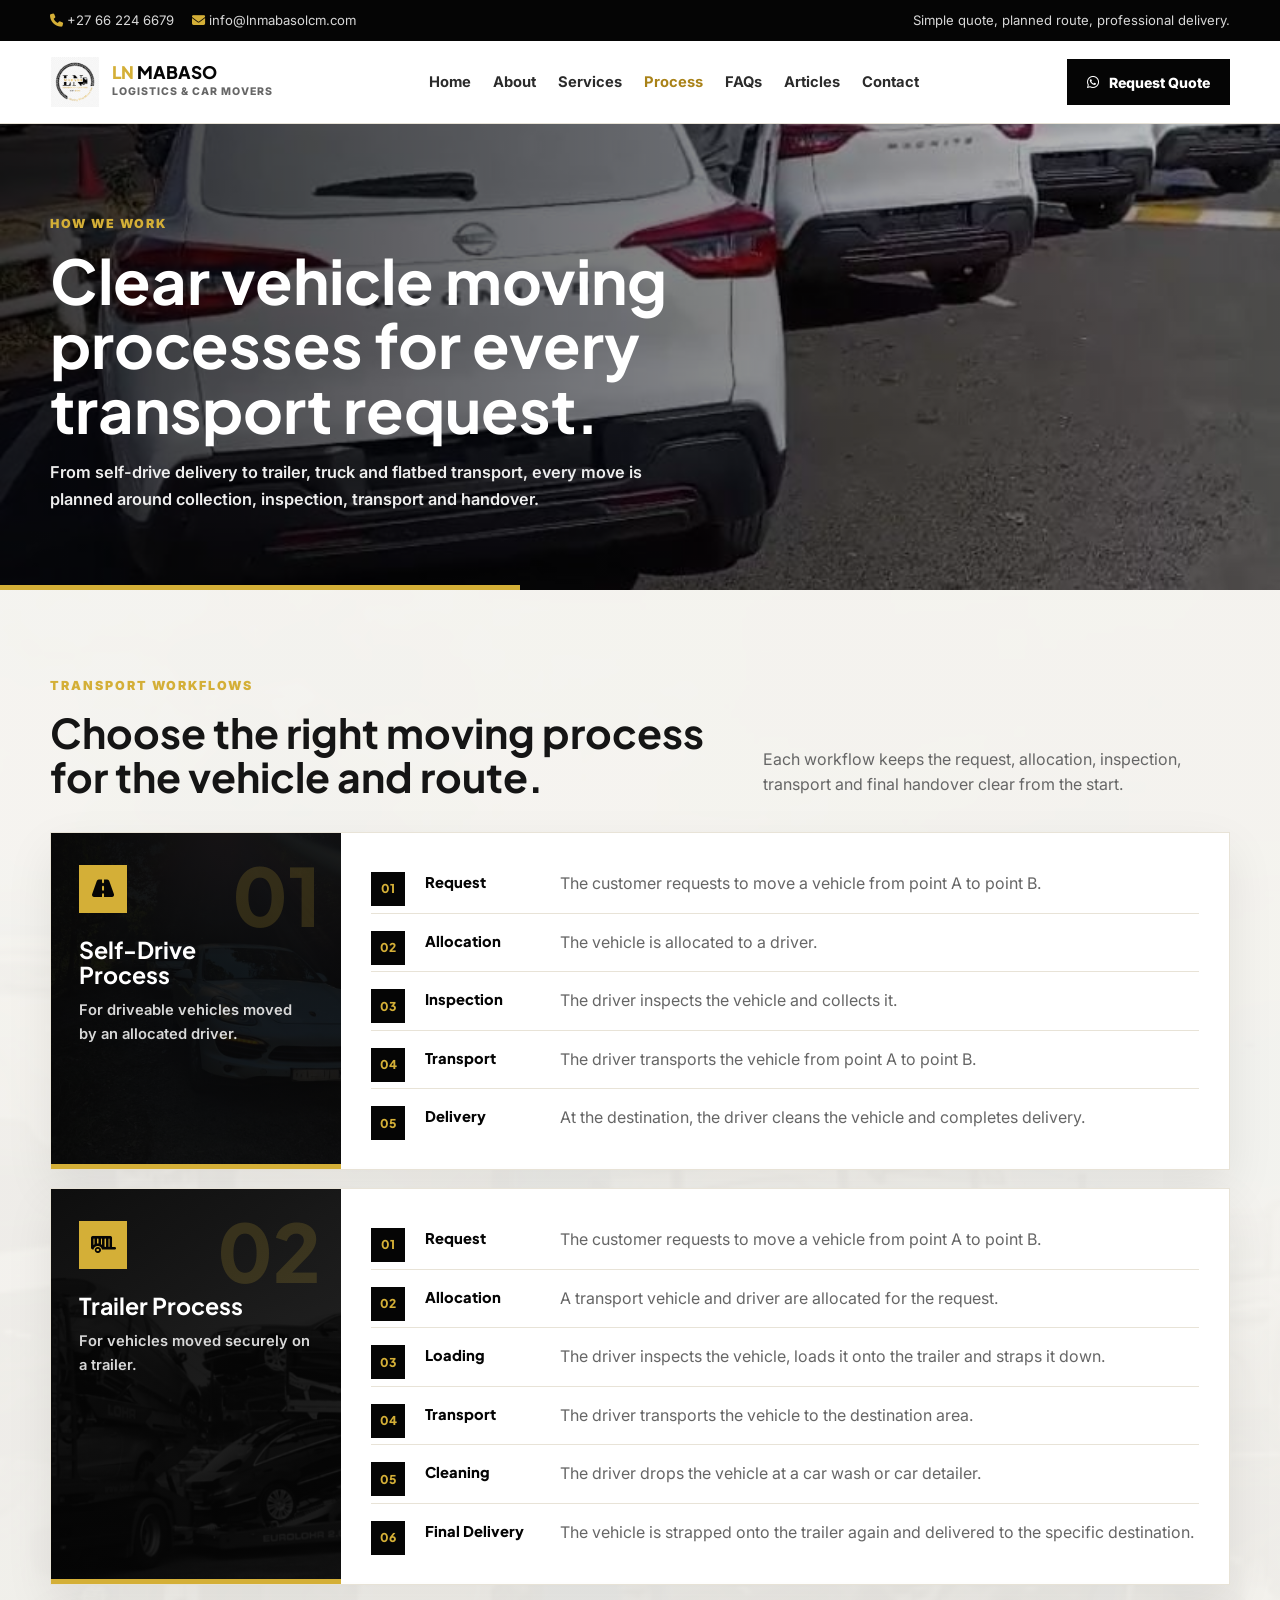
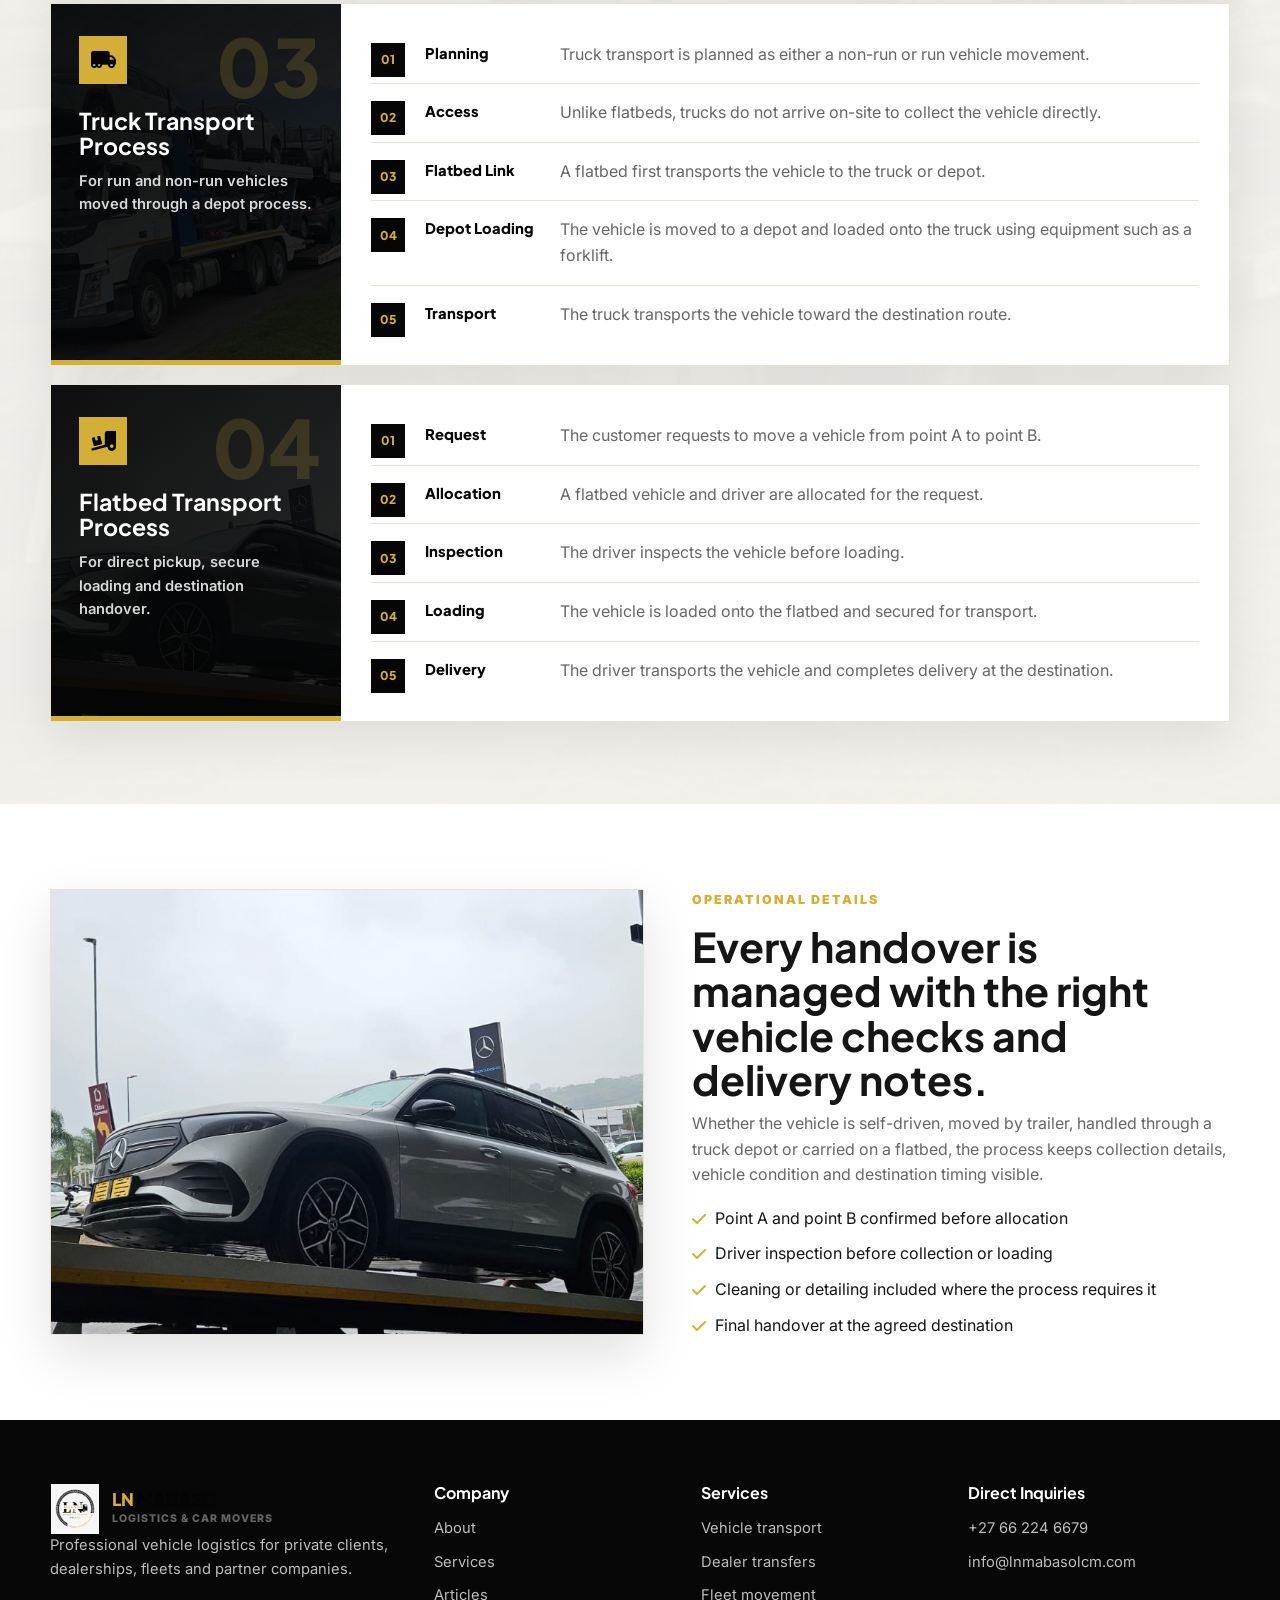
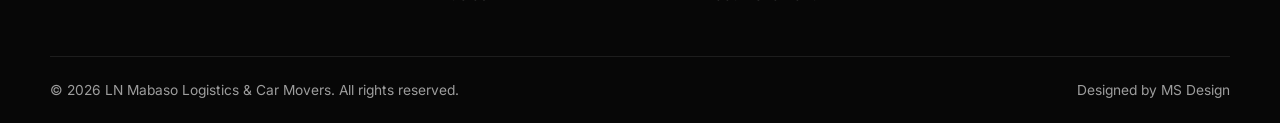
<file: process.html>
<!DOCTYPE html>
<html lang="en">
<head>
    <meta charset="UTF-8">
    <meta name="viewport" content="width=device-width, initial-scale=1.0">
    <title>Process | LN Mabaso Logistics & Car Movers</title>
    <link rel="preconnect" href="https://fonts.googleapis.com">
    <link rel="preconnect" href="https://fonts.gstatic.com" crossorigin>
    <link href="https://fonts.googleapis.com/css2?family=Inter:wght@400;500;600;700;800;900&family=Plus+Jakarta+Sans:wght@700;800&display=swap" rel="stylesheet">
    <link rel="stylesheet" href="https://cdnjs.cloudflare.com/ajax/libs/font-awesome/6.5.1/css/all.min.css">
    <link rel="stylesheet" href="style.css">
</head>
<body>
    <div class="top-bar"><div class="container"><ul class="top-list"><li><i class="fa-solid fa-phone gold"></i> +27 66 224 6679</li><li><i class="fa-solid fa-envelope gold"></i> info@lnmabasolcm.com</li></ul><span>Simple quote, planned route, professional delivery.</span></div></div>
    <header class="site-header"><div class="container header-inner"><a class="brand" href="index.html"><img src="images/log1.png" alt="LN Mabaso logo"><span><span class="brand-name"><span class="gold">LN</span> Mabaso</span><span class="brand-sub">Logistics & Car Movers</span></span></a><nav><ul class="nav-menu" data-nav-menu><li><a class="nav-link" href="index.html">Home</a></li><li><a class="nav-link" href="about.html">About</a></li><li><a class="nav-link" href="services.html">Services</a></li><li><a class="nav-link active" href="process.html">Process</a></li><li><a class="nav-link" href="resources.html">FAQs</a></li><li><a class="nav-link" href="articles.html">Articles</a></li><li><a class="nav-link" href="contacts.html">Contact</a></li></ul></nav><a class="btn btn-dark header-cta" href="quote.html"><i class="fa-brands fa-whatsapp"></i> Request Quote</a><button class="mobile-toggle" type="button" aria-label="Open menu" data-nav-toggle><i class="fa-solid fa-bars"></i></button></div></header>
    <main>
        <section class="page-hero"><div class="container"><span class="eyebrow">How we work</span><h1>Clear vehicle moving processes for every transport request.</h1><p>From self-drive delivery to trailer, truck and flatbed transport, every move is planned around collection, inspection, transport and handover.</p></div></section>
        <section class="section process-workflow-section"><div class="container"><div class="section-head"><div><span class="eyebrow">Transport workflows</span><h2>Choose the right moving process for the vehicle and route.</h2></div><p>Each workflow keeps the request, allocation, inspection, transport and final handover clear from the start.</p></div><div class="workflow-board"><article class="workflow-panel"><div class="workflow-title"><span class="workflow-count">01</span><i class="fa-solid fa-road"></i><h3>Self-Drive Process</h3><p>For driveable vehicles moved by an allocated driver.</p></div><ol class="workflow-steps"><li><span>Request</span>The customer requests to move a vehicle from point A to point B.</li><li><span>Allocation</span>The vehicle is allocated to a driver.</li><li><span>Inspection</span>The driver inspects the vehicle and collects it.</li><li><span>Transport</span>The driver transports the vehicle from point A to point B.</li><li><span>Delivery</span>At the destination, the driver cleans the vehicle and completes delivery.</li></ol></article><article class="workflow-panel"><div class="workflow-title"><span class="workflow-count">02</span><i class="fa-solid fa-trailer"></i><h3>Trailer Process</h3><p>For vehicles moved securely on a trailer.</p></div><ol class="workflow-steps"><li><span>Request</span>The customer requests to move a vehicle from point A to point B.</li><li><span>Allocation</span>A transport vehicle and driver are allocated for the request.</li><li><span>Loading</span>The driver inspects the vehicle, loads it onto the trailer and straps it down.</li><li><span>Transport</span>The driver transports the vehicle to the destination area.</li><li><span>Cleaning</span>The driver drops the vehicle at a car wash or car detailer.</li><li><span>Final Delivery</span>The vehicle is strapped onto the trailer again and delivered to the specific destination.</li></ol></article><article class="workflow-panel"><div class="workflow-title"><span class="workflow-count">03</span><i class="fa-solid fa-truck-moving"></i><h3>Truck Transport Process</h3><p>For run and non-run vehicles moved through a depot process.</p></div><ol class="workflow-steps"><li><span>Planning</span>Truck transport is planned as either a non-run or run vehicle movement.</li><li><span>Access</span>Unlike flatbeds, trucks do not arrive on-site to collect the vehicle directly.</li><li><span>Flatbed Link</span>A flatbed first transports the vehicle to the truck or depot.</li><li><span>Depot Loading</span>The vehicle is moved to a depot and loaded onto the truck using equipment such as a forklift.</li><li><span>Transport</span>The truck transports the vehicle toward the destination route.</li></ol></article><article class="workflow-panel"><div class="workflow-title"><span class="workflow-count">04</span><i class="fa-solid fa-truck-ramp-box"></i><h3>Flatbed Transport Process</h3><p>For direct pickup, secure loading and destination handover.</p></div><ol class="workflow-steps"><li><span>Request</span>The customer requests to move a vehicle from point A to point B.</li><li><span>Allocation</span>A flatbed vehicle and driver are allocated for the request.</li><li><span>Inspection</span>The driver inspects the vehicle before loading.</li><li><span>Loading</span>The vehicle is loaded onto the flatbed and secured for transport.</li><li><span>Delivery</span>The driver transports the vehicle and completes delivery at the destination.</li></ol></article></div></div></section>
        <section class="section"><div class="container split-grid"><div class="visual-frame"><img src="images/flatbed.jpeg" alt="Flatbed vehicle transport"></div><div><span class="eyebrow">Operational details</span><h2>Every handover is managed with the right vehicle checks and delivery notes.</h2><p class="muted">Whether the vehicle is self-driven, moved by trailer, handled through a truck depot or carried on a flatbed, the process keeps collection details, vehicle condition and destination timing visible.</p><ul class="check-list"><li><i class="fa-solid fa-check"></i> Point A and point B confirmed before allocation</li><li><i class="fa-solid fa-check"></i> Driver inspection before collection or loading</li><li><i class="fa-solid fa-check"></i> Cleaning or detailing included where the process requires it</li><li><i class="fa-solid fa-check"></i> Final handover at the agreed destination</li></ul></div></div></section>
    </main>
    <footer class="site-footer"><div class="container footer-grid"><div><a class="brand" href="index.html"><img src="images/log1.png" alt="LN Mabaso logo"><span><span class="brand-name"><span class="gold">LN</span> Mabaso</span><span class="brand-sub">Logistics & Car Movers</span></span></a><p>Professional vehicle logistics for private clients, dealerships, fleets and partner companies.</p></div><div><h3>Company</h3><ul><li><a href="about.html">About</a></li><li><a href="services.html">Services</a></li><li><a href="articles.html">Articles</a></li></ul></div><div><h3>Services</h3><ul><li>Vehicle transport</li><li>Dealer transfers</li><li>Fleet movement</li></ul></div><div><h3>Direct Inquiries</h3><ul><li><a href="tel:+27662246679">+27 66 224 6679</a></li><li><a href="mailto:info@lnmabasolcm.com">info@lnmabasolcm.com</a></li></ul></div></div><div class="container footer-bottom"><p>&copy; 2026 LN Mabaso Logistics & Car Movers. All rights reserved.</p><p>Designed by MS Design</p></div></footer>
    <script src="script.js"></script>
</body>
</html>
</file>
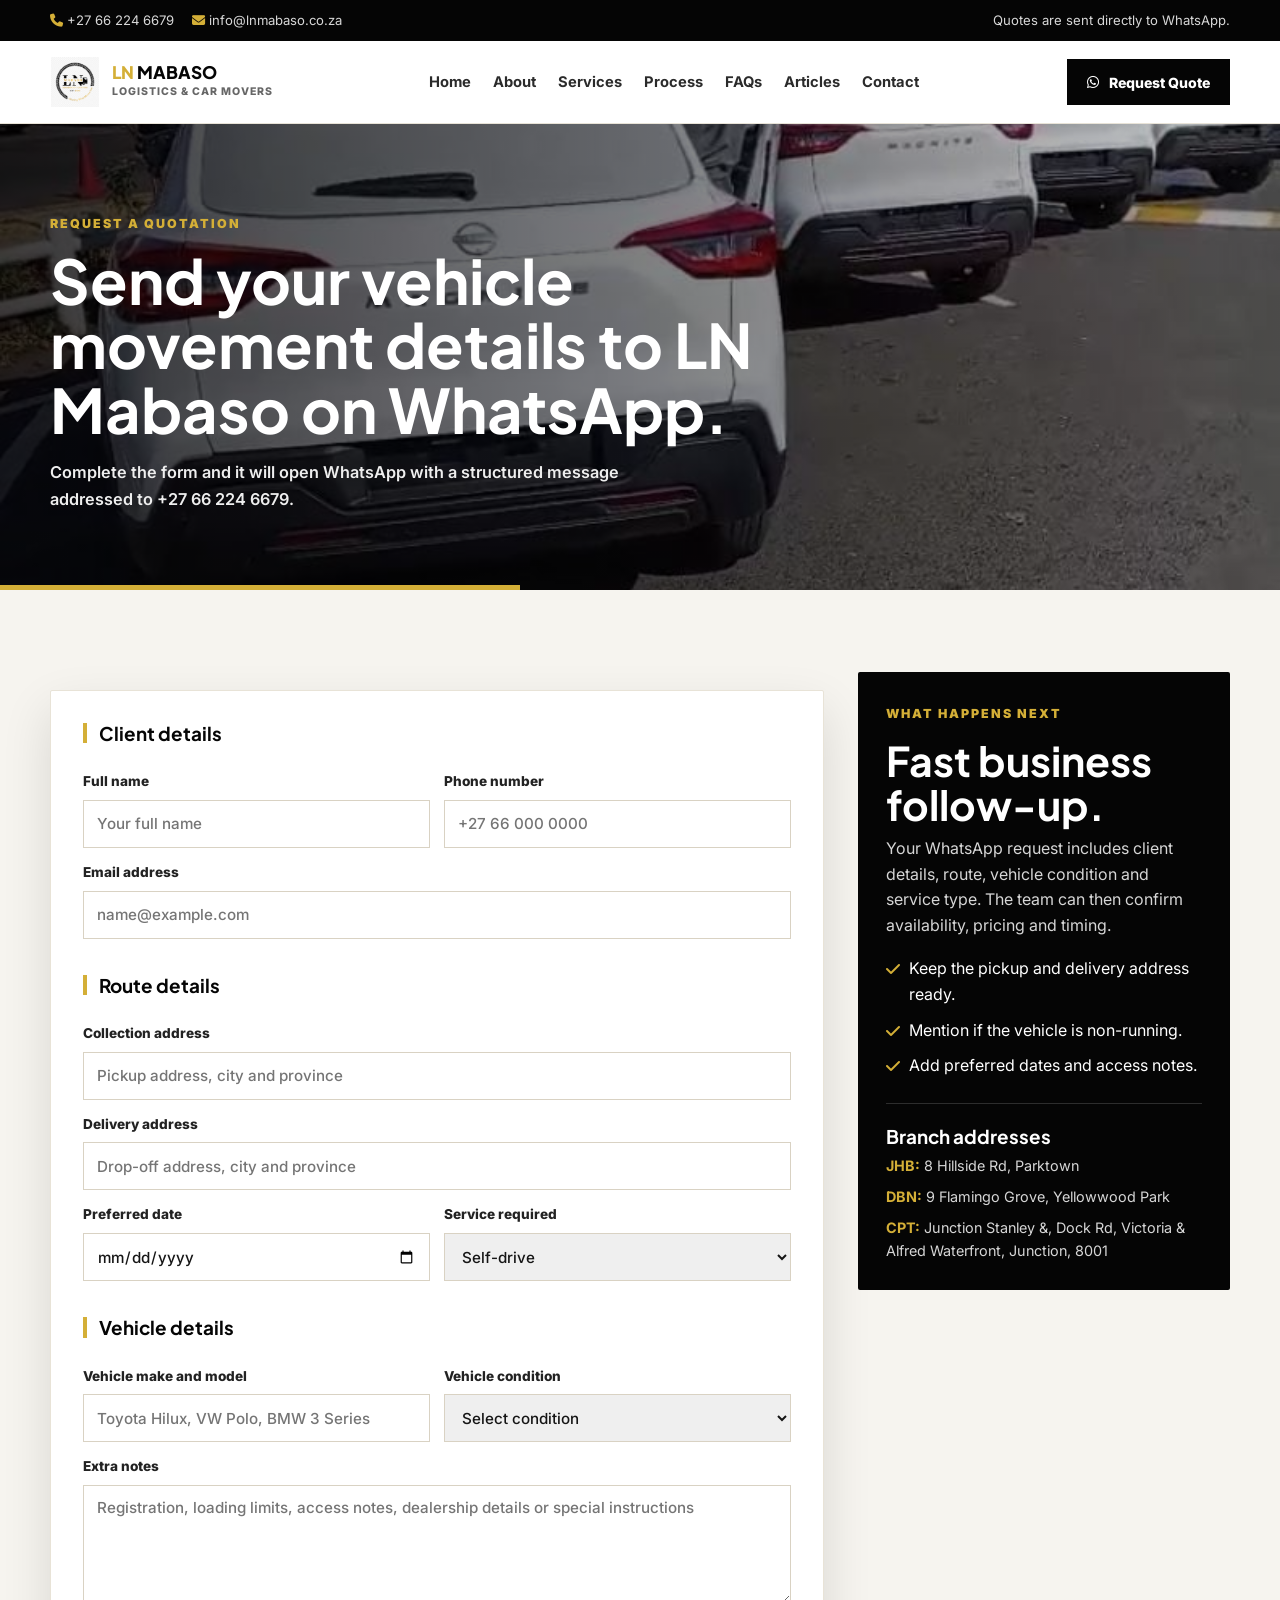
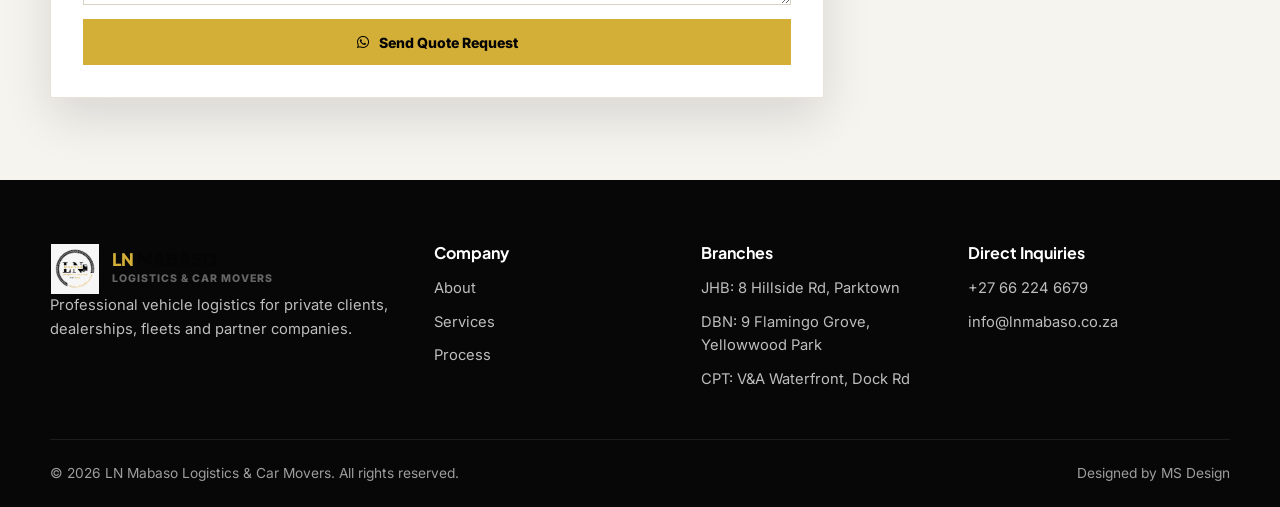
<file: quote.html>
<!DOCTYPE html>
<html lang="en">
<head>
    <meta charset="UTF-8">
    <meta name="viewport" content="width=device-width, initial-scale=1.0">
    <title>Request a Quote | LN Mabaso Logistics & Car Movers</title>
    <link rel="preconnect" href="https://fonts.googleapis.com">
    <link rel="preconnect" href="https://fonts.gstatic.com" crossorigin>
    <link href="https://fonts.googleapis.com/css2?family=Inter:wght@400;500;600;700;800;900&family=Plus+Jakarta+Sans:wght@700;800&display=swap" rel="stylesheet">
    <link rel="stylesheet" href="https://cdnjs.cloudflare.com/ajax/libs/font-awesome/6.5.1/css/all.min.css">
    <link rel="stylesheet" href="style.css">
</head>
<body>
    <div class="top-bar"><div class="container"><ul class="top-list"><li><i class="fa-solid fa-phone gold"></i> +27 66 224 6679</li><li><i class="fa-solid fa-envelope gold"></i> info@lnmabaso.co.za</li></ul><span>Quotes are sent directly to WhatsApp.</span></div></div>
    <header class="site-header">
        <div class="container header-inner">
            <a class="brand" href="index.html"><img src="images/log1.png" alt="LN Mabaso logo"><span><span class="brand-name"><span class="gold">LN</span> Mabaso</span><span class="brand-sub">Logistics & Car Movers</span></span></a>
            <nav><ul class="nav-menu" data-nav-menu><li><a class="nav-link" href="index.html">Home</a></li><li><a class="nav-link" href="about.html">About</a></li><li><a class="nav-link" href="services.html">Services</a></li><li><a class="nav-link" href="process.html">Process</a></li><li><a class="nav-link" href="resources.html">FAQs</a></li><li><a class="nav-link" href="articles.html">Articles</a></li><li><a class="nav-link" href="contacts.html">Contact</a></li></ul></nav>
            <a class="btn btn-dark header-cta" href="quote.html"><i class="fa-brands fa-whatsapp"></i> Request Quote</a>
            <button class="mobile-toggle" type="button" aria-label="Open menu" data-nav-toggle><i class="fa-solid fa-bars"></i></button>
        </div>
    </header>

    <main>
        <section class="page-hero">
            <div class="container">
                <span class="eyebrow">Request a quotation</span>
                <h1>Send your vehicle movement details to LN Mabaso on WhatsApp.</h1>
                <p>Complete the form and it will open WhatsApp with a structured message addressed to +27 66 224 6679.</p>
            </div>
        </section>

        <section class="section section-soft">
            <div class="container quote-layout">
                <form class="quote-form-card quote-form" data-quote-form>
                    <h2 class="form-section-title">Client details</h2>
                    <div class="form-row">
                        <label>Full name<input name="name" type="text" required placeholder="Your full name"></label>
                        <label>Phone number<input name="phone" type="tel" required placeholder="+27 66 000 0000"></label>
                    </div>
                    <label>Email address<input name="email" type="email" placeholder="name@example.com"></label>

                    <h2 class="form-section-title">Route details</h2>
                    <label>Collection address<input name="collection" type="text" required placeholder="Pickup address, city and province"></label>
                    <label>Delivery address<input name="delivery" type="text" required placeholder="Drop-off address, city and province"></label>
                    <div class="form-row">
                        <label>Preferred date<input name="date" type="date"></label>
                        <label>Service required
                            <select name="service" required>
                                <option value="">Self-drive</option>
                                <option>Trailer van</option>
                                <option>Flatbed / Rollback (20ft)</option>
                                <option>Truck</option>
                                
                            </select>
                        </label>
                    </div>

                    <h2 class="form-section-title">Vehicle details</h2>
                    <div class="form-row">
                        <label>Vehicle make and model<input name="vehicle" type="text" required placeholder="Toyota Hilux, VW Polo, BMW 3 Series"></label>
                        <label>Vehicle condition
                            <select name="condition" required>
                                <option value="">Select condition</option>
                                <option>Running / drivable</option>
                                <option>Non-running</option>
                                <option>New vehicle</option>
                                <option>Used vehicle</option>
                            </select>
                        </label>
                    </div>
                    <label>Extra notes<textarea name="notes" placeholder="Registration, loading limits, access notes, dealership details or special instructions"></textarea></label>
                    <button class="btn btn-gold" type="submit"><i class="fa-brands fa-whatsapp"></i> Send Quote Request</button>
                </form>

                <aside class="sidebar-box">
                    <span class="eyebrow">What happens next</span>
                    <h2>Fast business follow-up.</h2>
                    <p>Your WhatsApp request includes client details, route, vehicle condition and service type. The team can then confirm availability, pricing and timing.</p>
                    <ul class="check-list">
                        <li><i class="fa-solid fa-check"></i> Keep the pickup and delivery address ready.</li>
                        <li><i class="fa-solid fa-check"></i> Mention if the vehicle is non-running.</li>
                        <li><i class="fa-solid fa-check"></i> Add preferred dates and access notes.</li>
                    </ul>
                    <div class="branch-list">
                        <h3>Branch addresses</h3>
                        <p><strong>JHB:</strong> 8 Hillside Rd, Parktown</p>
                        <p><strong>DBN:</strong> 9 Flamingo Grove, Yellowwood Park</p>
                        <p><strong>CPT:</strong> Junction Stanley &amp;, Dock Rd, Victoria &amp; Alfred Waterfront, Junction, 8001</p>
                    </div>
                </aside>
            </div>
        </section>
    </main>

    <footer class="site-footer"><div class="container footer-grid"><div><a class="brand" href="index.html"><img src="images/log1.png" alt="LN Mabaso logo"><span><span class="brand-name"><span class="gold">LN</span> Mabaso</span><span class="brand-sub">Logistics & Car Movers</span></span></a><p>Professional vehicle logistics for private clients, dealerships, fleets and partner companies.</p></div><div><h3>Company</h3><ul><li><a href="about.html">About</a></li><li><a href="services.html">Services</a></li><li><a href="process.html">Process</a></li></ul></div><div><h3>Branches</h3><ul><li>JHB: 8 Hillside Rd, Parktown</li><li>DBN: 9 Flamingo Grove, Yellowwood Park</li><li>CPT: V&amp;A Waterfront, Dock Rd</li></ul></div><div><h3>Direct Inquiries</h3><ul><li><a href="tel:+27662246679">+27 66 224 6679</a></li><li><a href="mailto:info@lnmabaso.co.za">info@lnmabaso.co.za</a></li></ul></div></div><div class="container footer-bottom"><p>&copy; 2026 LN Mabaso Logistics & Car Movers. All rights reserved.</p><p>Designed by MS Design</p></div></footer>
    <script src="script.js"></script>
</body>
</html>
</file>
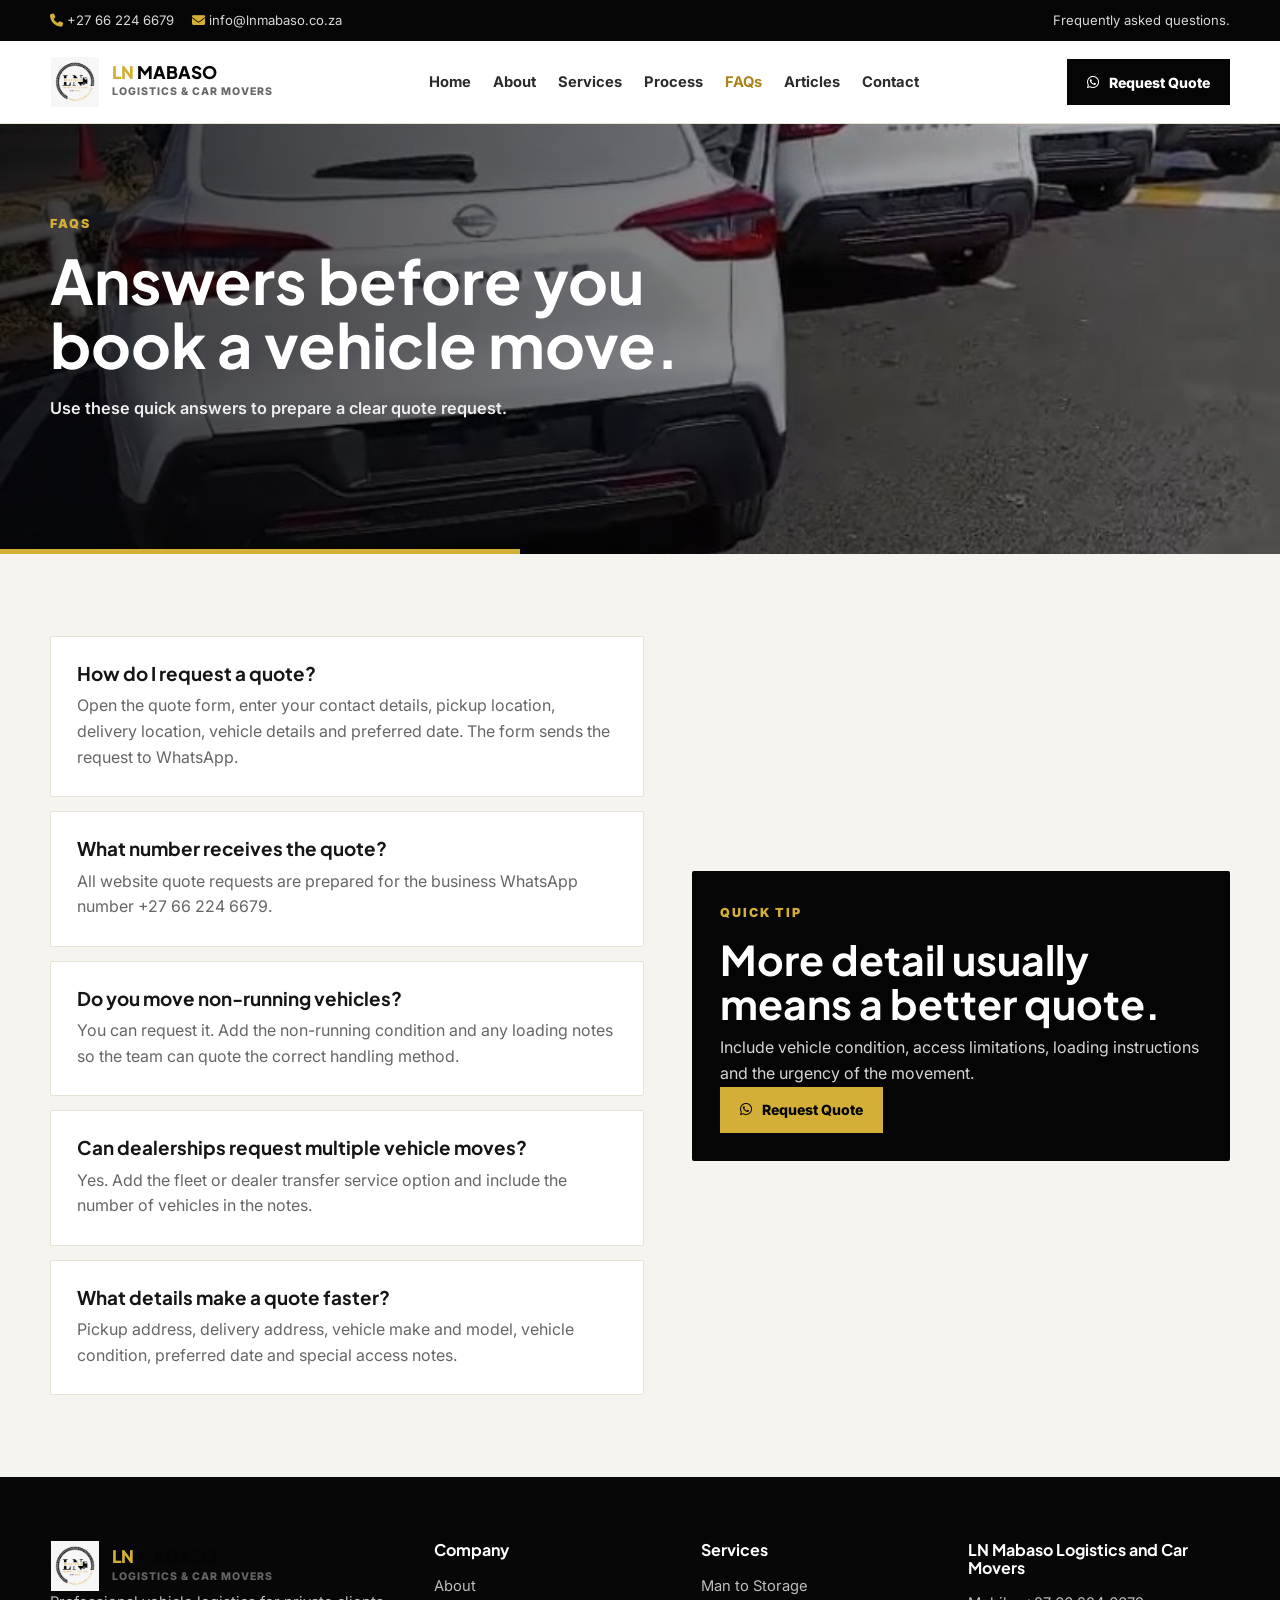
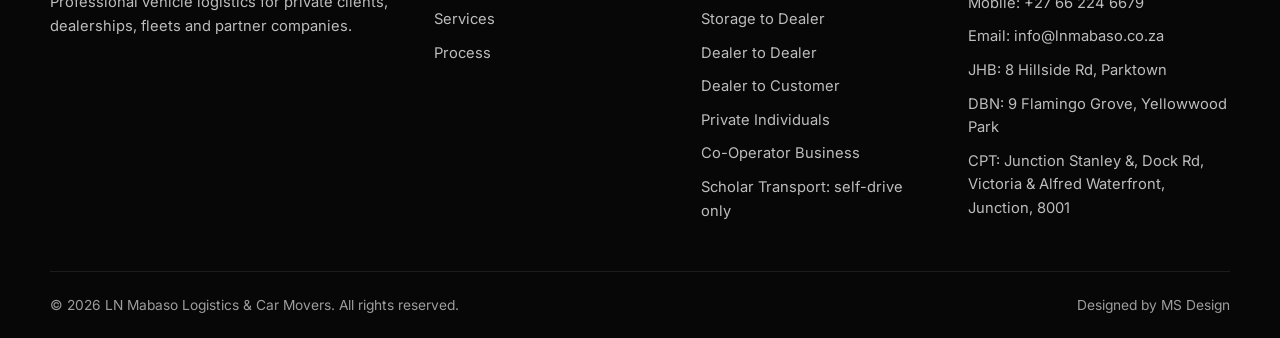
<file: resources.html>
<!DOCTYPE html>
<html lang="en">
<head>
    <meta charset="UTF-8">
    <meta name="viewport" content="width=device-width, initial-scale=1.0">
    <title>FAQs | LN Mabaso Logistics & Car Movers</title>
    <link rel="preconnect" href="https://fonts.googleapis.com">
    <link rel="preconnect" href="https://fonts.gstatic.com" crossorigin>
    <link href="https://fonts.googleapis.com/css2?family=Inter:wght@400;500;600;700;800;900&family=Plus+Jakarta+Sans:wght@700;800&display=swap" rel="stylesheet">
    <link rel="stylesheet" href="https://cdnjs.cloudflare.com/ajax/libs/font-awesome/6.5.1/css/all.min.css">
    <link rel="stylesheet" href="style.css">
</head>
<body>
    <div class="top-bar"><div class="container"><ul class="top-list"><li><i class="fa-solid fa-phone gold"></i> +27 66 224 6679</li><li><i class="fa-solid fa-envelope gold"></i> info@lnmabaso.co.za</li></ul><span>Frequently asked questions.</span></div></div>
    <header class="site-header"><div class="container header-inner"><a class="brand" href="index.html"><img src="images/log1.png" alt="LN Mabaso logo"><span><span class="brand-name"><span class="gold">LN</span> Mabaso</span><span class="brand-sub">Logistics & Car Movers</span></span></a><nav><ul class="nav-menu" data-nav-menu><li><a class="nav-link" href="index.html">Home</a></li><li><a class="nav-link" href="about.html">About</a></li><li><a class="nav-link" href="services.html">Services</a></li><li><a class="nav-link" href="process.html">Process</a></li><li><a class="nav-link active" href="resources.html">FAQs</a></li><li><a class="nav-link" href="articles.html">Articles</a></li><li><a class="nav-link" href="contacts.html">Contact</a></li></ul></nav><a class="btn btn-dark header-cta" href="quote.html"><i class="fa-brands fa-whatsapp"></i> Request Quote</a><button class="mobile-toggle" type="button" aria-label="Open menu" data-nav-toggle><i class="fa-solid fa-bars"></i></button></div></header>
    <main>
        <section class="page-hero"><div class="container"><span class="eyebrow">FAQs</span><h1>Answers before you book a vehicle move.</h1><p>Use these quick answers to prepare a clear quote request.</p></div></section>
        <section class="section section-soft">
            <div class="container split-grid">
                <div>
                    <div class="faq-item"><h3>How do I request a quote?</h3><p>Open the quote form, enter your contact details, pickup location, delivery location, vehicle details and preferred date. The form sends the request to WhatsApp.</p></div>
                    <div class="faq-item"><h3>What number receives the quote?</h3><p>All website quote requests are prepared for the business WhatsApp number +27 66 224 6679.</p></div>
                    <div class="faq-item"><h3>Do you move non-running vehicles?</h3><p>You can request it. Add the non-running condition and any loading notes so the team can quote the correct handling method.</p></div>
                    <div class="faq-item"><h3>Can dealerships request multiple vehicle moves?</h3><p>Yes. Add the fleet or dealer transfer service option and include the number of vehicles in the notes.</p></div>
                    <div class="faq-item"><h3>What details make a quote faster?</h3><p>Pickup address, delivery address, vehicle make and model, vehicle condition, preferred date and special access notes.</p></div>
                </div>
                <aside class="sidebar-box">
                    <span class="eyebrow">Quick tip</span>
                    <h2>More detail usually means a better quote.</h2>
                    <p>Include vehicle condition, access limitations, loading instructions and the urgency of the movement.</p>
                    <a class="btn btn-gold" href="quote.html"><i class="fa-brands fa-whatsapp"></i> Request Quote</a>
                </aside>
            </div>
        </section>
    </main>
    <footer class="site-footer"><div class="container footer-grid"><div><a class="brand" href="index.html"><img src="images/log1.png" alt="LN Mabaso logo"><span><span class="brand-name"><span class="gold">LN</span> Mabaso</span><span class="brand-sub">Logistics & Car Movers</span></span></a><p>Professional vehicle logistics for private clients, dealerships, fleets and partner companies.</p></div><div><h3>Company</h3><ul><li><a href="about.html">About</a></li><li><a href="services.html">Services</a></li><li><a href="process.html">Process</a></li></ul></div><div><h3>Services</h3><ul><li>Man to Storage</li><li>Storage to Dealer</li><li>Dealer to Dealer</li><li>Dealer to Customer</li><li>Private Individuals</li><li>Co-Operator Business</li><li>Scholar Transport: self-drive only</li></ul></div><div><h3>LN Mabaso Logistics and Car Movers</h3><ul><li><a href="tel:+27662246679">Mobile: +27 66 224 6679</a></li><li><a href="mailto:info@lnmabaso.co.za">Email: info@lnmabaso.co.za</a></li><li>JHB: 8 Hillside Rd, Parktown</li><li>DBN: 9 Flamingo Grove, Yellowwood Park</li><li>CPT: Junction Stanley &amp;, Dock Rd, Victoria &amp; Alfred Waterfront, Junction, 8001</li></ul></div></div><div class="container footer-bottom"><p>&copy; 2026 LN Mabaso Logistics & Car Movers. All rights reserved.</p><p>Designed by MS Design</p></div></footer>
    <script src="script.js"></script>
</body>
</html>
</file>
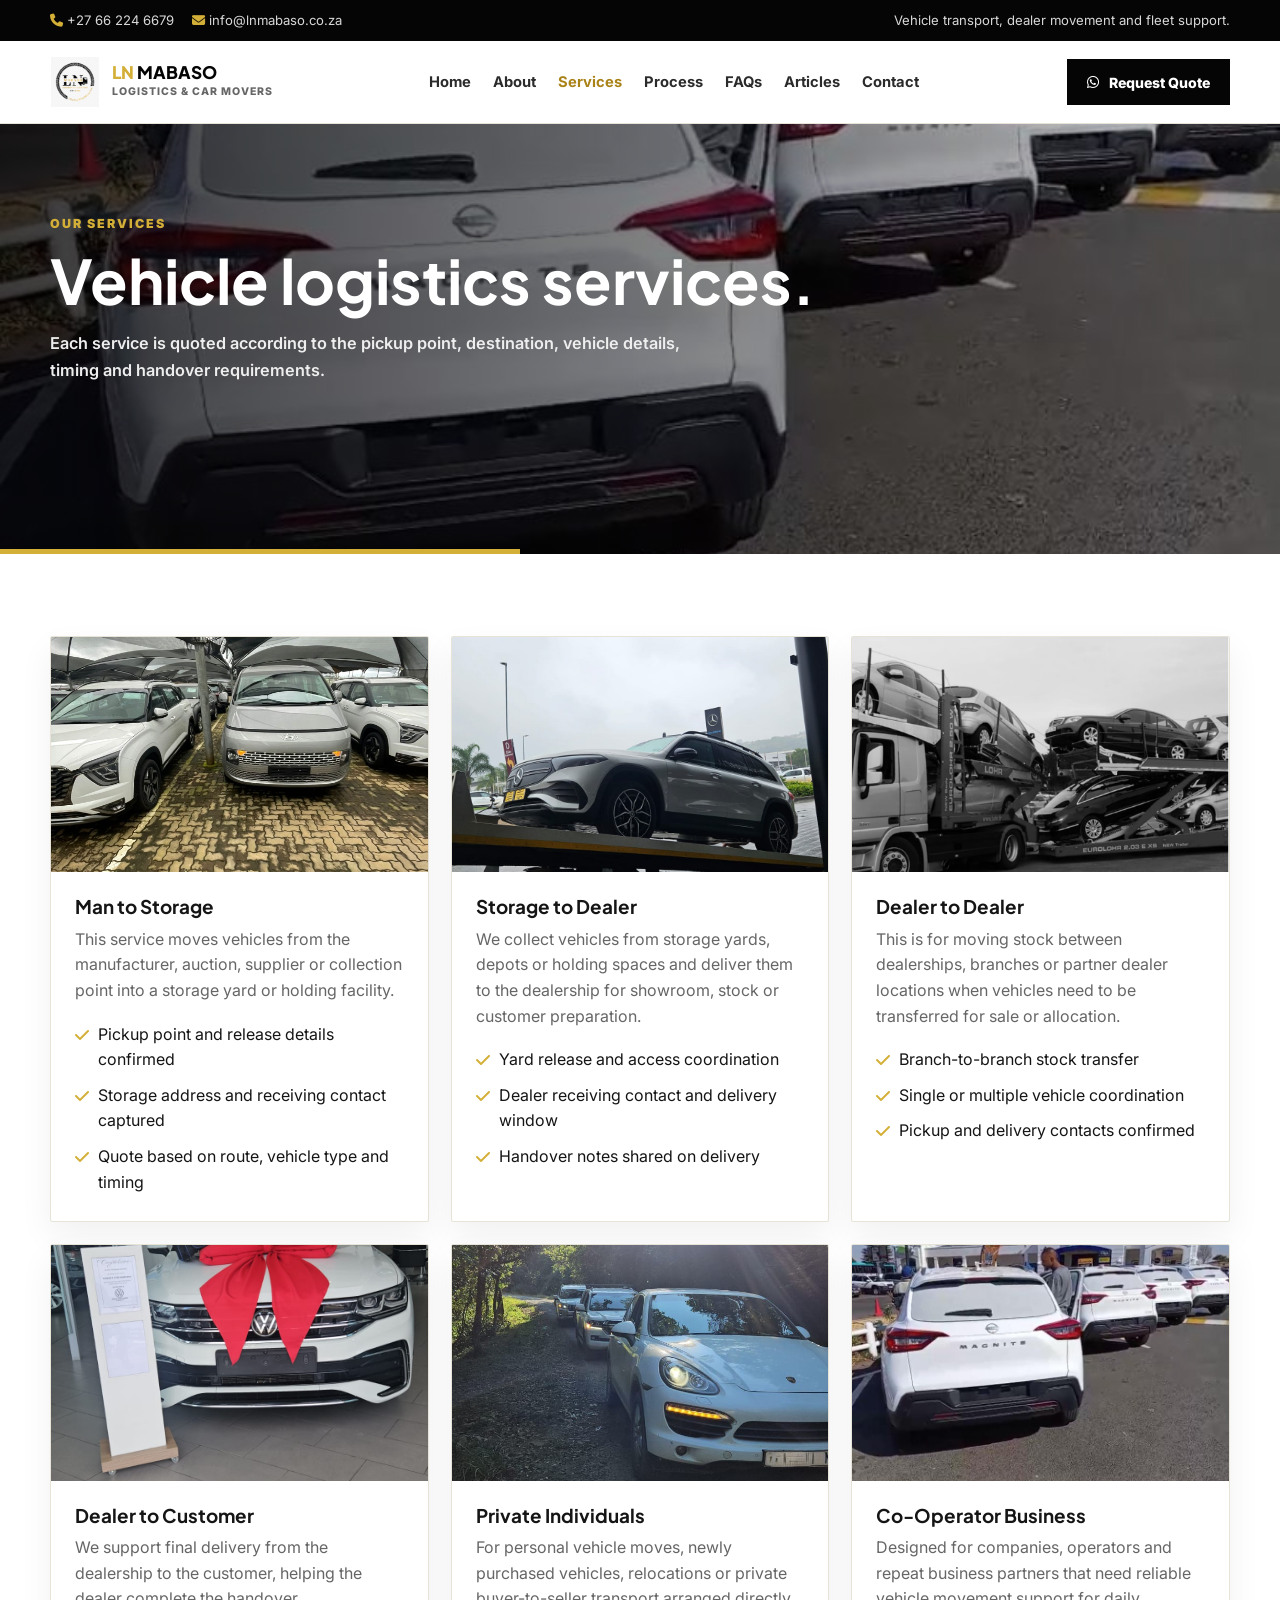
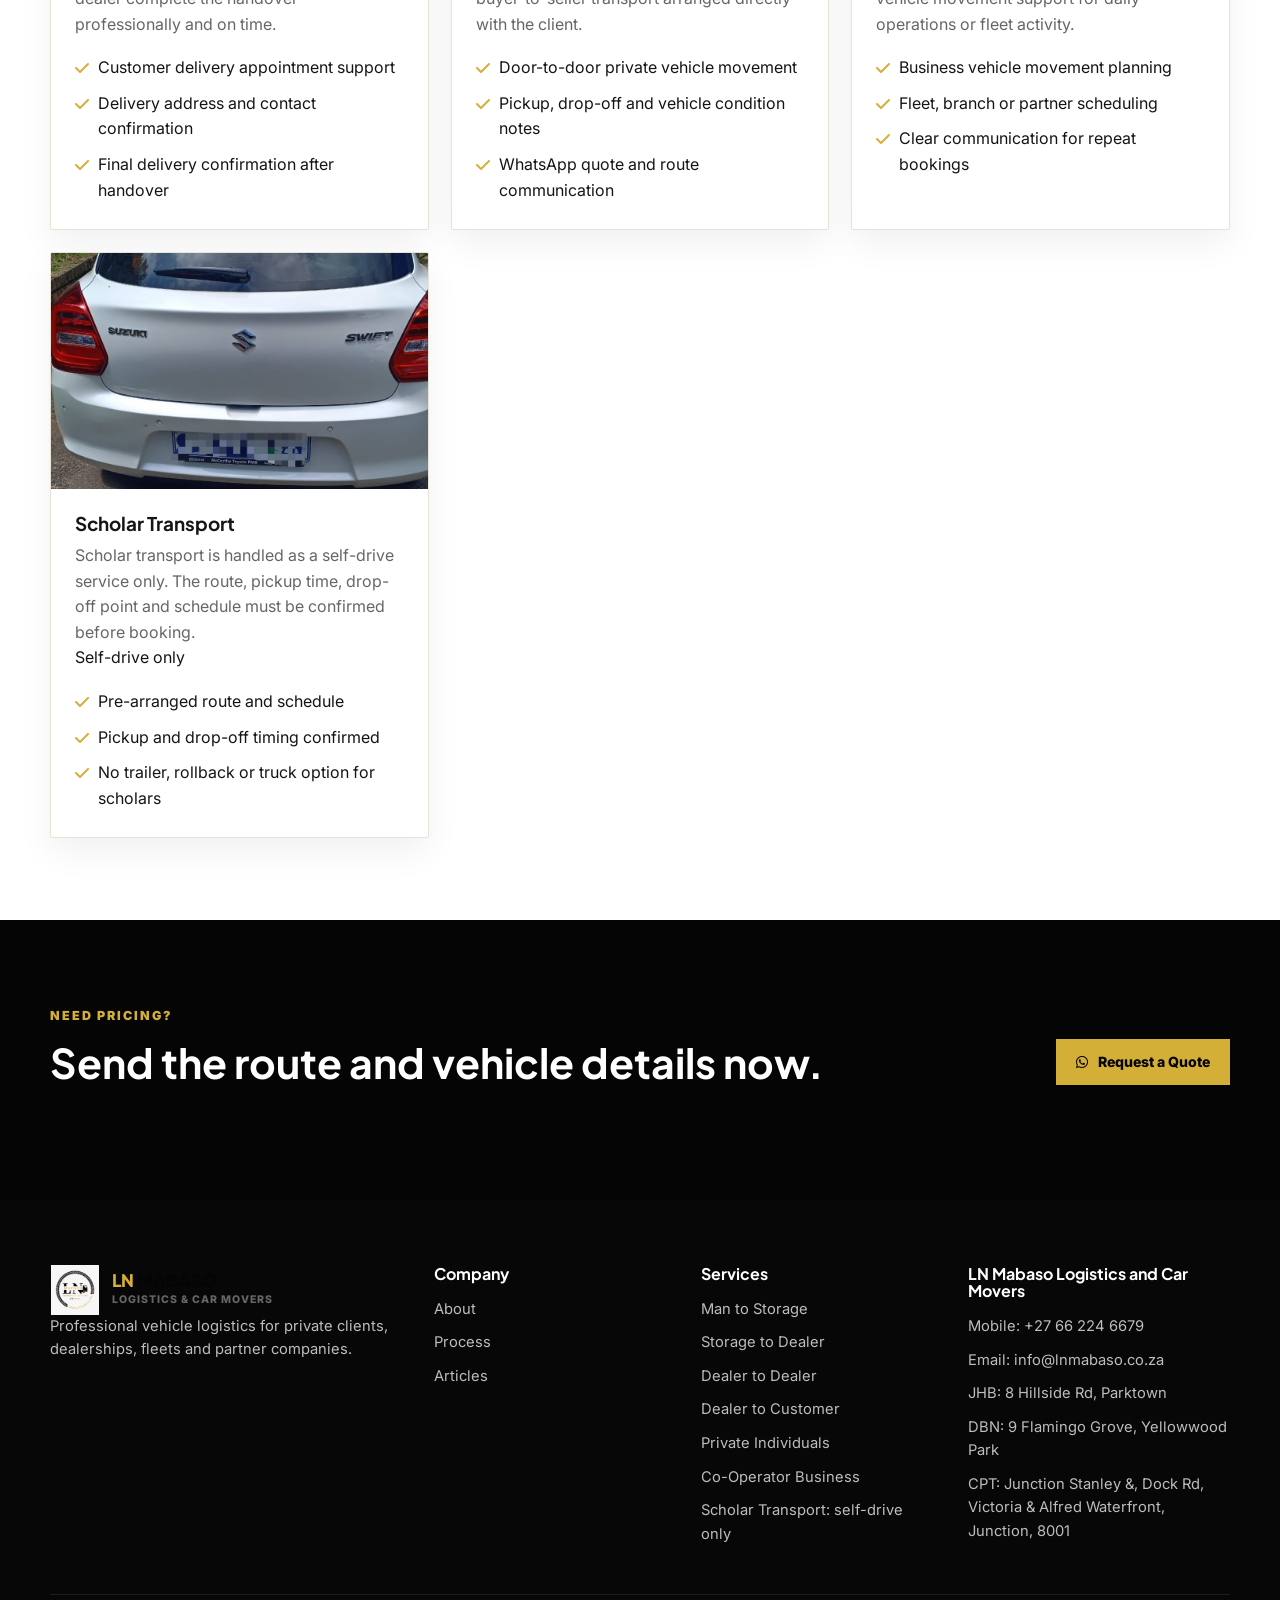
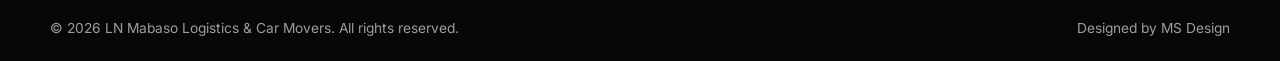
<file: services.html>
﻿<!DOCTYPE html>
<html lang="en">
<head>
    <meta charset="UTF-8">
    <meta name="viewport" content="width=device-width, initial-scale=1.0">
    <title>Services | LN Mabaso Logistics & Car Movers</title>
    <link rel="preconnect" href="https://fonts.googleapis.com">
    <link rel="preconnect" href="https://fonts.gstatic.com" crossorigin>
    <link href="https://fonts.googleapis.com/css2?family=Inter:wght@400;500;600;700;800;900&family=Plus+Jakarta+Sans:wght@700;800&display=swap" rel="stylesheet">
    <link rel="stylesheet" href="https://cdnjs.cloudflare.com/ajax/libs/font-awesome/6.5.1/css/all.min.css">
    <link rel="stylesheet" href="style.css">
</head>
<body>
    <div class="top-bar"><div class="container"><ul class="top-list"><li><i class="fa-solid fa-phone gold"></i> +27 66 224 6679</li><li><i class="fa-solid fa-envelope gold"></i> info@lnmabaso.co.za</li></ul><span>Vehicle transport, dealer movement and fleet support.</span></div></div>
    <header class="site-header"><div class="container header-inner"><a class="brand" href="index.html"><img src="images/log1.png" alt="LN Mabaso logo"><span><span class="brand-name"><span class="gold">LN</span> Mabaso</span><span class="brand-sub">Logistics & Car Movers</span></span></a><nav><ul class="nav-menu" data-nav-menu><li><a class="nav-link" href="index.html">Home</a></li><li><a class="nav-link" href="about.html">About</a></li><li><a class="nav-link active" href="services.html">Services</a></li><li><a class="nav-link" href="process.html">Process</a></li><li><a class="nav-link" href="resources.html">FAQs</a></li><li><a class="nav-link" href="articles.html">Articles</a></li><li><a class="nav-link" href="contacts.html">Contact</a></li></ul></nav><a class="btn btn-dark header-cta" href="quote.html"><i class="fa-brands fa-whatsapp"></i> Request Quote</a><button class="mobile-toggle" type="button" aria-label="Open menu" data-nav-toggle><i class="fa-solid fa-bars"></i></button></div></header>
    <main>
        <section class="page-hero"><div class="container"><span class="eyebrow">Our services</span><h1>Vehicle logistics services.</h1><p>Each service is quoted according to the pickup point, destination, vehicle details, timing and handover requirements.</p></div></section>
        <section class="section">
            <div class="container grid-3">
                <article class="service-card"><img src="images/1000322105.jpg" alt="Man to storage vehicle movement"><div class="service-card-content"><h3>Man to Storage</h3><p>This service moves vehicles from the manufacturer, auction, supplier or collection point into a storage yard or holding facility.</p><ul class="service-list"><li><i class="fa-solid fa-check"></i> Pickup point and release details confirmed</li><li><i class="fa-solid fa-check"></i> Storage address and receiving contact captured</li><li><i class="fa-solid fa-check"></i> Quote based on route, vehicle type and timing</li></ul></div></article>
                <article class="service-card"><img src="images/PHOTO-2026-05-27-15-41-09.jpg" alt="Storage to dealer delivery"><div class="service-card-content"><h3>Storage to Dealer</h3><p>We collect vehicles from storage yards, depots or holding spaces and deliver them to the dealership for showroom, stock or customer preparation.</p><ul class="service-list"><li><i class="fa-solid fa-check"></i> Yard release and access coordination</li><li><i class="fa-solid fa-check"></i> Dealer receiving contact and delivery window</li><li><i class="fa-solid fa-check"></i> Handover notes shared on delivery</li></ul></div></article>
                <article class="service-card"><img src="images/carrier.png" alt="Dealer to dealer vehicle transfer"><div class="service-card-content"><h3>Dealer to Dealer</h3><p>This is for moving stock between dealerships, branches or partner dealer locations when vehicles need to be transferred for sale or allocation.</p><ul class="service-list"><li><i class="fa-solid fa-check"></i> Branch-to-branch stock transfer</li><li><i class="fa-solid fa-check"></i> Single or multiple vehicle coordination</li><li><i class="fa-solid fa-check"></i> Pickup and delivery contacts confirmed</li></ul></div></article>
                <article class="service-card"><img src="images/PHOTO-2026-05-27-15-40-03.jpg" alt="Dealer to customer delivery"><div class="service-card-content"><h3>Dealer to Customer</h3><p>We support final delivery from the dealership to the customer, helping the dealer complete the handover professionally and on time.</p><ul class="service-list"><li><i class="fa-solid fa-check"></i> Customer delivery appointment support</li><li><i class="fa-solid fa-check"></i> Delivery address and contact confirmation</li><li><i class="fa-solid fa-check"></i> Final delivery confirmation after handover</li></ul></div></article>
                <article class="service-card"><img src="images/drivin.jpeg" alt="Private individuals vehicle logistics"><div class="service-card-content"><h3>Private Individuals</h3><p>For personal vehicle moves, newly purchased vehicles, relocations or private buyer-to-seller transport arranged directly with the client.</p><ul class="service-list"><li><i class="fa-solid fa-check"></i> Door-to-door private vehicle movement</li><li><i class="fa-solid fa-check"></i> Pickup, drop-off and vehicle condition notes</li><li><i class="fa-solid fa-check"></i> WhatsApp quote and route communication</li></ul></div></article>
                <article class="service-card"><img src="images/fleet.jpeg" alt="Co operator business vehicle logistics"><div class="service-card-content"><h3>Co-Operator Business</h3><p>Designed for companies, operators and repeat business partners that need reliable vehicle movement support for daily operations or fleet activity.</p><ul class="service-list"><li><i class="fa-solid fa-check"></i> Business vehicle movement planning</li><li><i class="fa-solid fa-check"></i> Fleet, branch or partner scheduling</li><li><i class="fa-solid fa-check"></i> Clear communication for repeat bookings</li></ul></div></article>
                <article class="service-card"><img src="images/e77839e6-44af-4852-bfee-791db7c068a5.jpeg" alt="Scholar transport self drive option"><div class="service-card-content"><h3>Scholar Transport</h3><p>Scholar transport is handled as a self-drive service only. The route, pickup time, drop-off point and schedule must be confirmed before booking.</p><span class="service-note">Self-drive only</span><ul class="service-list"><li><i class="fa-solid fa-check"></i> Pre-arranged route and schedule</li><li><i class="fa-solid fa-check"></i> Pickup and drop-off timing confirmed</li><li><i class="fa-solid fa-check"></i> No trailer, rollback or truck option for scholars</li></ul></div></article>
            </div>
        </section>
        <section class="section section-black"><div class="container section-head"><div><span class="eyebrow">Need pricing?</span><h2>Send the route and vehicle details now.</h2></div><a class="btn btn-gold" href="quote.html"><i class="fa-brands fa-whatsapp"></i> Request a Quote</a></div></section>
    </main>
    <footer class="site-footer"><div class="container footer-grid"><div><a class="brand" href="index.html"><img src="images/log1.png" alt="LN Mabaso logo"><span><span class="brand-name"><span class="gold">LN</span> Mabaso</span><span class="brand-sub">Logistics & Car Movers</span></span></a><p>Professional vehicle logistics for private clients, dealerships, fleets and partner companies.</p></div><div><h3>Company</h3><ul><li><a href="about.html">About</a></li><li><a href="process.html">Process</a></li><li><a href="articles.html">Articles</a></li></ul></div><div><h3>Services</h3><ul><li>Man to Storage</li><li>Storage to Dealer</li><li>Dealer to Dealer</li><li>Dealer to Customer</li><li>Private Individuals</li><li>Co-Operator Business</li><li>Scholar Transport: self-drive only</li></ul></div><div><h3>LN Mabaso Logistics and Car Movers</h3><ul><li><a href="tel:+27662246679">Mobile: +27 66 224 6679</a></li><li><a href="mailto:info@lnmabaso.co.za">Email: info@lnmabaso.co.za</a></li><li>JHB: 8 Hillside Rd, Parktown</li><li>DBN: 9 Flamingo Grove, Yellowwood Park</li><li>CPT: Junction Stanley &amp;, Dock Rd, Victoria &amp; Alfred Waterfront, Junction, 8001</li></ul></div></div><div class="container footer-bottom"><p>&copy; 2026 LN Mabaso Logistics & Car Movers. All rights reserved.</p><p>Designed by MS Design</p></div></footer>
    <script src="script.js"></script>
</body>
</html>
</file>
<file: style.css>
:root {
    --black: #050505;
    --ink: #151515;
    --muted: #666666;
    --soft: #f6f4ef;
    --white: #ffffff;
    --line: #e8e3d7;
    --gold: #d4af37;
    --gold-dark: #a98218;
    --shadow: 0 20px 50px rgba(0, 0, 0, 0.12);
    --deep-shadow: 0 28px 70px rgba(0, 0, 0, 0.22);
    --radius: 8px;
    --font-heading: "Plus Jakarta Sans", "Inter", sans-serif;
    --font-body: "Inter", Arial, sans-serif;
}

* {
    box-sizing: border-box;
    margin: 0;
    padding: 0;
}

html {
    scroll-behavior: smooth;
}

body {
    background: var(--white);
    color: var(--ink);
    font-family: var(--font-body);
    line-height: 1.6;
    -webkit-font-smoothing: antialiased;
}

img {
    display: block;
    max-width: 100%;
}

a {
    color: inherit;
}

.container {
    width: min(1180px, calc(100% - 40px));
    margin: 0 auto;
}

.top-bar {
    background: var(--black);
    color: #d8d8d8;
    font-size: 0.82rem;
}

.top-bar .container,
.header-inner,
.footer-bottom {
    display: flex;
    align-items: center;
    justify-content: space-between;
    gap: 18px;
}

.top-bar .container {
    padding: 10px 0;
}

.top-list {
    display: flex;
    flex-wrap: wrap;
    gap: 18px;
    list-style: none;
}

.gold {
    color: var(--gold);
}

.site-header {
    position: sticky;
    top: 0;
    z-index: 100;
    background: rgba(255, 255, 255, 0.98);
    border-bottom: 1px solid var(--line);
    backdrop-filter: blur(14px);
}

.header-inner {
    min-height: 82px;
    padding: 12px 0;
}

.brand {
    display: flex;
    align-items: center;
    gap: 12px;
    text-decoration: none;
    min-width: 230px;
}

.brand img {
    width: 50px;
    height: 50px;
    object-fit: contain;
}

.brand-name {
    color: var(--black);
    display: block;
    font-family: var(--font-heading);
    font-size: 1.08rem;
    font-weight: 800;
    line-height: 1.05;
    letter-spacing: 0;
    text-transform: uppercase;
}

.brand-sub {
    color: var(--muted);
    display: block;
    font-size: 0.66rem;
    font-weight: 800;
    letter-spacing: 1px;
    margin-top: 3px;
    text-transform: uppercase;
}

.nav-menu {
    align-items: center;
    display: flex;
    gap: 22px;
    list-style: none;
}

.nav-link {
    color: #2b2b2b;
    font-size: 0.92rem;
    font-weight: 700;
    text-decoration: none;
}

.nav-link:hover,
.nav-link.active {
    color: var(--gold-dark);
}

.btn,
button.btn {
    align-items: center;
    border: 0;
    cursor: pointer;
    display: inline-flex;
    font: 800 0.88rem var(--font-body);
    gap: 10px;
    justify-content: center;
    letter-spacing: 0;
    min-height: 46px;
    padding: 13px 20px;
    text-decoration: none;
    transition: transform 0.2s ease, background 0.2s ease, color 0.2s ease;
}

.btn:hover {
    transform: translateY(-2px);
}

.btn-gold {
    background: var(--gold);
    color: var(--black);
}

.btn-gold:hover,
.btn-header:hover {
    background: #e3bf47;
}

.btn-dark {
    background: var(--black);
    color: var(--white);
}

.btn-dark:hover {
    background: #202020;
}

.btn-header {
    background: var(--gold);
    color: var(--black);
    font-size: 0.82rem;
    min-height: 48px;
    padding-inline: 22px;
    text-transform: uppercase;
}

.btn-outline {
    background: transparent;
    border: 1px solid rgba(255, 255, 255, 0.45);
    color: var(--white);
}

.mobile-toggle {
    background: var(--black);
    border: 0;
    color: var(--white);
    cursor: pointer;
    display: none;
    height: 42px;
    width: 42px;
}

.hero {
    background:
        linear-gradient(90deg, rgba(0, 0, 0, 0.78), rgba(0, 0, 0, 0.38) 58%, rgba(0, 0, 0, 0.12)),
        url("images/TRUCK2.jpeg") center / cover no-repeat;
    color: var(--white);
    min-height: 680px;
    padding: 120px 0 150px;
}

.hero-grid,
.split-grid {
    align-items: center;
    display: grid;
    gap: 48px;
    grid-template-columns: 1.05fr 0.95fr;
}

.eyebrow {
    color: var(--gold);
    display: inline-flex;
    font-size: 0.78rem;
    font-weight: 900;
    letter-spacing: 2px;
    margin-bottom: 14px;
    text-transform: uppercase;
}

h1,
h2,
h3 {
    color: inherit;
    font-family: var(--font-heading);
    line-height: 1.08;
    letter-spacing: 0;
}

h1 {
    font-size: clamp(3rem, 6.8vw, 5.8rem);
    max-width: 760px;
}

h2 {
    font-size: clamp(1.8rem, 3.2vw, 2.75rem);
}

h3 {
    font-size: 1.18rem;
}

.hero p {
    color: #eeeeee;
    font-size: 1.12rem;
    margin: 22px 0 30px;
    max-width: 610px;
}

.hero-kicker {
    color: var(--white);
    display: block;
    font-family: var(--font-heading);
    font-size: clamp(1.25rem, 2.2vw, 2.05rem);
    font-weight: 800;
    line-height: 1.2;
    margin-top: 10px;
    max-width: 760px;
}

.hero-actions,
.cta-actions {
    display: flex;
    flex-wrap: wrap;
    gap: 12px;
}

.quote-panel {
    background: rgba(255, 255, 255, 0.94);
    color: var(--ink);
    padding: 28px;
    box-shadow: var(--shadow);
}

.red-dot-overlap {
    margin-top: -86px;
    position: relative;
    z-index: 5;
}

.benefit-strip {
    background: var(--white);
    box-shadow: var(--deep-shadow);
    display: grid;
    grid-template-columns: repeat(4, 1fr);
}

.benefit-tile {
    border-right: 1px solid var(--line);
    min-height: 230px;
    padding: 34px 28px;
    transition: background 0.22s ease, color 0.22s ease, transform 0.22s ease;
}

.benefit-tile:last-child {
    border-right: 0;
}

.benefit-tile:hover {
    background: var(--black);
    color: var(--white);
    transform: translateY(-6px);
}

.benefit-tile:hover p {
    color: #d4d4d4;
}

.benefit-icon {
    color: var(--gold);
    display: block;
    font-size: 2.25rem;
    margin-bottom: 22px;
}

.about-red-dot {
    align-items: stretch;
    display: grid;
    grid-template-columns: 0.9fr 1.1fr;
}

.about-image-panel {
    background: url("images/fleet.jpeg") center / cover no-repeat;
    min-height: 540px;
    position: relative;
}

.about-image-panel::after {
    background: var(--gold);
    bottom: 34px;
    content: "";
    height: 92px;
    position: absolute;
    right: -46px;
    width: 92px;
}

.about-copy-panel {
    padding: 72px 0 72px 84px;
}

.subhead-line {
    color: var(--gold-dark);
    display: block;
    font-family: var(--font-heading);
    font-size: 1.18rem;
    font-weight: 800;
    margin: 15px 0 22px;
}

.service-showcase {
    background:
        linear-gradient(rgba(0, 0, 0, 0.82), rgba(0, 0, 0, 0.88)),
        url("images/storage to dealer.jpeg") center / cover fixed;
    color: var(--white);
}

.rd-service-grid {
    display: grid;
    gap: 24px;
    grid-template-columns: repeat(5, 1fr);
}

.rd-service-card {
    background: var(--white);
    color: var(--black);
    min-height: 275px;
    overflow: hidden;
    text-decoration: none;
}

.rd-service-card img {
    aspect-ratio: 4 / 3;
    object-fit: cover;
    width: 100%;
}

.rd-service-card h3 {
    font-size: 1.08rem;
    padding: 20px 18px 8px;
}

.read-more {
    color: var(--gold-dark);
    display: inline-flex;
    font-size: 0.82rem;
    font-weight: 900;
    gap: 8px;
    padding: 0 18px 20px;
    text-transform: uppercase;
}

.process-showcase {
    background:
        linear-gradient(rgba(246, 244, 239, 0.96), rgba(246, 244, 239, 0.96)),
        url("images/taxi.jpeg") center / cover no-repeat;
}

.rd-process-grid {
    display: grid;
    gap: 28px;
    grid-template-columns: repeat(3, 1fr);
}

.process-method-summary {
    margin-bottom: 28px;
}

.rd-process-card {
    background: var(--white);
    box-shadow: 0 18px 45px rgba(0, 0, 0, 0.08);
    min-height: 350px;
    overflow: hidden;
    position: relative;
}

.rd-process-card img {
    aspect-ratio: 16 / 10;
    object-fit: cover;
    width: 100%;
}

.rd-process-body {
    padding: 30px 26px 28px;
}

.rd-number {
    align-items: center;
    background: var(--gold);
    color: var(--black);
    display: grid;
    font-family: var(--font-heading);
    font-size: 1.4rem;
    font-weight: 800;
    height: 56px;
    left: 26px;
    place-items: center;
    position: absolute;
    top: calc(56.25% - 28px);
    width: 56px;
}

.client-strip {
    display: grid;
    gap: 16px;
    grid-template-columns: repeat(6, 1fr);
}

.client-box {
    align-items: center;
    background: var(--white);
    border: 1px solid var(--line);
    display: flex;
    justify-content: center;
    min-height: 112px;
    padding: 18px;
}

.client-box img {
    max-height: 64px;
    object-fit: contain;
}

.quote-band {
    background:
        linear-gradient(90deg, rgba(0, 0, 0, 0.86), rgba(0, 0, 0, 0.62)),
        url("images/flatbed.jpeg") center / cover no-repeat;
    color: var(--white);
}

.quote-band-grid {
    align-items: center;
    display: grid;
    gap: 40px;
    grid-template-columns: 0.85fr 1.15fr;
}

.quote-panel h2 {
    color: var(--black);
    font-size: 1.7rem;
    margin-bottom: 8px;
}

.mini-form,
.quote-form {
    display: grid;
    gap: 14px;
    margin-top: 18px;
}

.form-row {
    display: grid;
    gap: 14px;
    grid-template-columns: repeat(2, 1fr);
}

label {
    color: #222222;
    display: grid;
    font-size: 0.85rem;
    font-weight: 800;
    gap: 7px;
}

input,
select,
textarea {
    border: 1px solid #d9d2c3;
    border-radius: 0;
    color: var(--ink);
    font: 500 0.95rem var(--font-body);
    min-height: 48px;
    padding: 12px 13px;
    width: 100%;
}

textarea {
    min-height: 120px;
    resize: vertical;
}

input:focus,
select:focus,
textarea:focus {
    border-color: var(--gold);
    outline: 2px solid rgba(212, 175, 55, 0.2);
}

.section {
    padding: 82px 0;
}

.section-soft {
    background: var(--soft);
}

.section-black {
    background: var(--black);
    color: var(--white);
}

.section-head {
    display: flex;
    align-items: end;
    justify-content: space-between;
    gap: 24px;
    margin-bottom: 34px;
}

.section-head p {
    color: var(--muted);
    max-width: 560px;
}

.section-black .section-head p,
.section-black .muted,
.section-black .card p {
    color: #cfcfcf;
}

.grid-3,
.grid-4,
.article-grid {
    display: grid;
    gap: 22px;
}

.grid-3,
.article-grid {
    grid-template-columns: repeat(3, 1fr);
}

.grid-4 {
    grid-template-columns: repeat(4, 1fr);
}

.card,
.service-card,
.article-card,
.faq-item,
.step-card {
    background: var(--white);
    border: 1px solid var(--line);
    padding: 26px;
}

.section-black .card,
.section-black .service-card,
.section-black .step-card {
    background: #111111;
    border-color: #252525;
}

.icon-box {
    align-items: center;
    background: var(--black);
    color: var(--gold);
    display: inline-flex;
    height: 46px;
    justify-content: center;
    margin-bottom: 18px;
    width: 46px;
}

.section-black .icon-box {
    background: var(--gold);
    color: var(--black);
}

.card p,
.service-card p,
.article-card p,
.step-card p,
.faq-item p,
.muted {
    color: var(--muted);
    margin-top: 10px;
}

.service-card {
    overflow: hidden;
    padding: 0;
    box-shadow: 0 14px 34px rgba(0, 0, 0, 0.06);
    transition: transform 0.22s ease, box-shadow 0.22s ease, border-color 0.22s ease;
}

.service-card:hover {
    border-color: rgba(212, 175, 55, 0.75);
    box-shadow: 0 22px 54px rgba(0, 0, 0, 0.11);
    transform: translateY(-5px);
}

.service-card img,
.article-card img {
    aspect-ratio: 16 / 10;
    height: auto;
    object-fit: cover;
    width: 100%;
}

.article-icon {
    align-items: center;
    background:
        linear-gradient(135deg, rgba(5, 5, 5, 0.96), rgba(5, 5, 5, 0.84)),
        var(--black);
    color: var(--gold);
    display: flex;
    font-size: 2.35rem;
    height: 150px;
    justify-content: center;
    position: relative;
}

.article-icon::after {
    background: var(--gold);
    bottom: 0;
    content: "";
    height: 4px;
    left: 0;
    position: absolute;
    right: 0;
}

.article-icon i {
    align-items: center;
    border: 1px solid rgba(212, 175, 55, 0.42);
    display: inline-flex;
    height: 72px;
    justify-content: center;
    width: 72px;
}

.service-card-content,
.article-card-content {
    padding: 24px 24px 26px;
}

.service-list,
.check-list {
    display: grid;
    gap: 10px;
    list-style: none;
    margin-top: 18px;
}

.service-list li,
.check-list li {
    align-items: flex-start;
    display: flex;
    gap: 9px;
}

.service-list i,
.check-list i {
    color: var(--gold);
    margin-top: 5px;
}

.visual-frame {
    border: 1px solid var(--line);
    box-shadow: var(--shadow);
    overflow: hidden;
}

.visual-frame img {
    aspect-ratio: 4 / 3;
    object-fit: cover;
    width: 100%;
}

.stats {
    display: grid;
    gap: 14px;
    grid-template-columns: repeat(3, 1fr);
    margin-top: 28px;
}

.stat {
    border-left: 3px solid var(--gold);
    padding-left: 14px;
}

.stat strong {
    color: var(--black);
    display: block;
    font-family: var(--font-heading);
    font-size: 1.8rem;
    line-height: 1;
}

.section-black .stat strong {
    color: var(--white);
}

.partner-strip {
    align-items: center;
    display: grid;
    gap: 20px;
    grid-template-columns: repeat(3, 1fr);
}

.partner-logo {
    align-items: center;
    background: var(--white);
    border: 1px solid var(--line);
    display: flex;
    justify-content: center;
    min-height: 120px;
    padding: 22px;
}

.partner-logo img {
    max-height: 72px;
    object-fit: contain;
}

.page-hero {
    background:
        linear-gradient(90deg, rgba(0, 0, 0, 0.76), rgba(0, 0, 0, 0.48) 54%, rgba(0, 0, 0, 0.2)),
        url("images/fleet.jpeg") center / cover no-repeat;
    color: var(--white);
    min-height: 430px;
    padding: 86px 0 78px;
    position: relative;
}

.page-hero::after {
    background: var(--gold);
    bottom: 0;
    content: "";
    height: 5px;
    left: 0;
    position: absolute;
    width: min(42vw, 520px);
}

.page-hero .container {
    max-width: 1180px;
}

.page-hero h1 {
    font-size: clamp(2.45rem, 4.8vw, 4.35rem);
    line-height: 1.05;
    max-width: 780px;
    text-wrap: balance;
}

.page-hero p {
    color: #eeeeee;
    font-size: 1.02rem;
    font-weight: 600;
    margin-top: 18px;
    max-width: 630px;
}

.step-number {
    color: rgba(212, 175, 55, 0.34);
    display: block;
    font-family: var(--font-heading);
    font-size: 2.8rem;
    font-weight: 800;
    line-height: 1;
    margin-bottom: 12px;
}

.process-flow-grid {
    display: grid;
    gap: 24px;
    grid-template-columns: repeat(2, 1fr);
}

.process-flow-card {
    background: var(--white);
    border: 1px solid var(--line);
    box-shadow: 0 18px 42px rgba(0, 0, 0, 0.07);
    display: grid;
    gap: 18px;
    overflow: hidden;
    padding: 30px;
    position: relative;
}

.process-flow-card::before {
    background: var(--gold);
    content: "";
    height: 4px;
    left: 0;
    position: absolute;
    right: 0;
    top: 0;
}

.process-flow-card h3 {
    align-items: center;
    display: flex;
    gap: 12px;
    margin: 0;
}

.process-flow-card .icon-box {
    margin-bottom: 0;
}

.process-steps {
    counter-reset: process-step;
    display: grid;
    gap: 12px;
    list-style: none;
}

.process-steps li {
    align-items: flex-start;
    color: var(--muted);
    counter-increment: process-step;
    display: grid;
    font-weight: 600;
    gap: 12px;
    grid-template-columns: 34px 1fr;
    line-height: 1.55;
}

.process-steps li::before {
    align-items: center;
    background: var(--soft);
    border: 1px solid var(--line);
    color: var(--gold-dark);
    content: counter(process-step, decimal-leading-zero);
    display: inline-flex;
    font-family: var(--font-heading);
    font-size: 0.72rem;
    font-weight: 800;
    height: 34px;
    justify-content: center;
    line-height: 1;
    width: 34px;
}

.process-workflow-section {
    background:
        linear-gradient(rgba(246, 244, 239, 0.97), rgba(246, 244, 239, 0.97)),
        url("images/truck.jpeg") center / cover no-repeat;
}

.workflow-board {
    display: grid;
    gap: 18px;
}

.workflow-panel {
    background: var(--white);
    border: 1px solid var(--line);
    box-shadow: 0 18px 45px rgba(0, 0, 0, 0.08);
    display: grid;
    grid-template-columns: 290px 1fr;
    overflow: hidden;
}

.workflow-title {
    background:
        linear-gradient(145deg, rgba(5, 5, 5, 0.96), rgba(5, 5, 5, 0.86)),
        url("images/fleet.jpeg") center / cover no-repeat;
    color: var(--white);
    min-height: 260px;
    padding: 32px 28px;
    position: relative;
}

.workflow-panel:nth-child(1) .workflow-title {
    background:
        linear-gradient(145deg, rgba(5, 5, 5, 0.96), rgba(5, 5, 5, 0.82)),
        url("images/drivin.jpeg") center / cover no-repeat;
}

.workflow-panel:nth-child(2) .workflow-title {
    background:
        linear-gradient(145deg, rgba(5, 5, 5, 0.96), rgba(5, 5, 5, 0.82)),
        url("images/carrier.png") center / cover no-repeat;
}

.workflow-panel:nth-child(3) .workflow-title {
    background:
        linear-gradient(145deg, rgba(5, 5, 5, 0.96), rgba(5, 5, 5, 0.82)),
        url("images/truck.jpeg") center / cover no-repeat;
}

.workflow-panel:nth-child(4) .workflow-title {
    background:
        linear-gradient(145deg, rgba(5, 5, 5, 0.96), rgba(5, 5, 5, 0.82)),
        url("images/flatbed.jpeg") center / cover no-repeat;
}

.workflow-title::after {
    background: var(--gold);
    bottom: 0;
    content: "";
    height: 5px;
    left: 0;
    position: absolute;
    right: 0;
}

.workflow-title i {
    align-items: center;
    background: var(--gold);
    color: var(--black);
    display: inline-flex;
    font-size: 1.25rem;
    height: 48px;
    justify-content: center;
    margin-bottom: 24px;
    width: 48px;
}

.workflow-title h3 {
    font-size: 1.45rem;
    max-width: 210px;
}

.workflow-title p {
    color: #d8d8d8;
    font-size: 0.92rem;
    font-weight: 600;
    margin-top: 12px;
}

.workflow-count {
    color: rgba(212, 175, 55, 0.18);
    font-family: var(--font-heading);
    font-size: 5rem;
    font-weight: 800;
    line-height: 1;
    position: absolute;
    right: 20px;
    top: 22px;
}

.workflow-steps {
    counter-reset: workflow-step;
    display: grid;
    list-style: none;
    padding: 22px 30px;
}

.workflow-steps li {
    border-bottom: 1px solid var(--line);
    color: var(--muted);
    counter-increment: workflow-step;
    display: grid;
    gap: 5px;
    grid-template-columns: 130px 1fr;
    padding: 16px 0 16px 54px;
    position: relative;
}

.workflow-steps li:last-child {
    border-bottom: 0;
}

.workflow-steps li::before {
    align-items: center;
    background: var(--black);
    color: var(--gold);
    content: counter(workflow-step, decimal-leading-zero);
    display: inline-flex;
    font-family: var(--font-heading);
    font-size: 0.76rem;
    font-weight: 800;
    height: 34px;
    justify-content: center;
    left: 0;
    position: absolute;
    top: 17px;
    width: 34px;
}

.workflow-steps span {
    color: var(--black);
    font-family: var(--font-heading);
    font-size: 0.92rem;
    font-weight: 800;
}

.quote-layout {
    align-items: start;
    display: grid;
    gap: 34px;
    grid-template-columns: 1fr 0.48fr;
}

.quote-form-card {
    background: var(--white);
    border: 1px solid var(--line);
    box-shadow: var(--shadow);
    padding: 32px;
}

.quote-form-card,
.sidebar-box,
.faq-item,
.article-card,
.service-card,
.step-card {
    border-radius: 2px;
}

.form-section-title {
    border-left: 4px solid var(--gold);
    color: var(--black);
    font-family: var(--font-heading);
    font-size: 1.18rem;
    margin: 22px 0 14px;
    padding-left: 12px;
}

.form-section-title:first-child {
    margin-top: 0;
}

.sidebar-box {
    background: var(--black);
    color: var(--white);
    padding: 28px;
}

.sidebar-box p {
    color: #d6d6d6;
    margin-top: 10px;
}

.contact-grid {
    display: grid;
    gap: 22px;
    grid-template-columns: 0.95fr 1.05fr;
}

.map-box {
    background: var(--black);
    color: var(--white);
    display: grid;
    gap: 28px;
    min-height: 420px;
    overflow: hidden;
    padding: 34px;
    position: relative;
}

.map-box::before {
    background:
        linear-gradient(rgba(0, 0, 0, 0.72), rgba(0, 0, 0, 0.82)),
        url("images/storage to dealer.jpeg") center / cover no-repeat;
    content: "";
    inset: 0;
    opacity: 0.42;
    position: absolute;
}

.map-copy,
.location-map {
    position: relative;
    z-index: 1;
}

.map-copy p {
    color: #e5e5e5;
    margin-top: 12px;
}

.location-map {
    aspect-ratio: 1.22 / 1;
    background:
        radial-gradient(circle at 58% 38%, rgba(212, 175, 55, 0.18), transparent 28%),
        linear-gradient(145deg, rgba(255, 255, 255, 0.14), rgba(255, 255, 255, 0.04));
    border: 1px solid rgba(255, 255, 255, 0.22);
    min-height: 270px;
}

.location-map::before {
    background: rgba(246, 244, 239, 0.9);
    clip-path: polygon(39% 6%, 57% 10%, 69% 22%, 78% 37%, 75% 52%, 86% 64%, 69% 78%, 58% 95%, 42% 87%, 30% 74%, 18% 62%, 23% 42%, 16% 26%, 28% 14%);
    content: "";
    inset: 28px 44px;
    opacity: 0.92;
    position: absolute;
}

.map-route {
    background: rgba(212, 175, 55, 0.8);
    height: 2px;
    left: 34%;
    position: absolute;
    top: 46%;
    transform-origin: left center;
    z-index: 2;
}

.route-jhb-dbn {
    transform: rotate(30deg);
    width: 27%;
}

.route-dbn-cpt {
    left: 56%;
    top: 57%;
    transform: rotate(138deg);
    width: 39%;
}

.map-marker {
    align-items: center;
    color: var(--black);
    display: flex;
    flex-direction: column;
    font-size: 0.72rem;
    font-weight: 900;
    gap: 2px;
    position: absolute;
    text-transform: uppercase;
    transform: translate(-50%, -100%);
    z-index: 3;
}

.map-marker i {
    color: var(--gold);
    filter: drop-shadow(0 6px 12px rgba(0, 0, 0, 0.28));
    font-size: 2rem;
}

.marker-jhb {
    left: 48%;
    top: 46%;
}

.marker-dbn {
    left: 67%;
    top: 60%;
}

.marker-cpt {
    left: 39%;
    top: 82%;
}

.contact-method {
    border-top: 1px solid var(--line);
    display: grid;
    gap: 6px;
    padding: 18px 0;
}

.contact-method:first-of-type {
    margin-top: 18px;
}

.contact-method h3 {
    align-items: center;
    display: flex;
    gap: 10px;
}

.contact-method i {
    color: var(--gold);
}

.branch-list {
    border-top: 1px solid rgba(255, 255, 255, 0.16);
    display: grid;
    gap: 8px;
    margin-top: 24px;
    padding-top: 22px;
}

.branch-list h3 {
    color: var(--white);
}

.branch-list p {
    font-size: 0.9rem;
    margin-top: 0;
}

.branch-list strong {
    color: var(--gold);
}

.faq-item + .faq-item {
    margin-top: 14px;
}

.article-meta {
    color: var(--gold-dark);
    display: block;
    font-size: 0.78rem;
    font-weight: 900;
    letter-spacing: 1px;
    margin-bottom: 10px;
    text-transform: uppercase;
}

.site-footer {
    background: #070707;
    color: var(--white);
    padding-top: 64px;
}

.footer-grid {
    display: grid;
    gap: 34px;
    grid-template-columns: 1.2fr 0.8fr 0.8fr 0.9fr;
    padding-bottom: 48px;
}

.footer-grid h3 {
    font-size: 1rem;
    margin-bottom: 16px;
}

.footer-grid p,
.footer-grid a,
.footer-grid li {
    color: #bdbdbd;
    font-size: 0.92rem;
    text-decoration: none;
}

.footer-grid ul {
    display: grid;
    gap: 10px;
    list-style: none;
}

.footer-bottom {
    border-top: 1px solid #1d1d1d;
    color: #9d9d9d;
    font-size: 0.86rem;
    padding: 22px 0;
}

.asset-note {
    background: #fff8e4;
    border: 1px solid #f0d98a;
    color: #594510;
    font-size: 0.9rem;
    padding: 16px;
}

@media (max-width: 1020px) {
    .nav-menu {
        background: var(--white);
        border-bottom: 1px solid var(--line);
        box-shadow: var(--shadow);
        display: none;
        left: 0;
        padding: 24px;
        position: absolute;
        right: 0;
        top: 100%;
    }

    .nav-menu.is-open {
        display: grid;
    }

    .mobile-toggle {
        display: inline-grid;
        place-items: center;
    }

    .header-cta {
        display: none;
    }

    .hero-grid,
    .split-grid,
    .about-red-dot,
    .workflow-panel,
    .quote-band-grid,
    .quote-layout,
    .contact-grid {
        grid-template-columns: 1fr;
    }

    .grid-4,
    .grid-3,
    .article-grid,
    .benefit-strip,
    .process-flow-grid,
    .rd-service-grid,
    .rd-process-grid,
    .client-strip,
    .footer-grid {
        grid-template-columns: repeat(2, 1fr);
    }

    .about-copy-panel {
        padding: 48px 0 0;
    }

    .about-image-panel::after {
        display: none;
    }

    .page-hero {
        min-height: 360px;
        padding: 72px 0 64px;
    }

    .page-hero h1 {
        font-size: clamp(2.25rem, 7vw, 3.5rem);
    }
}

@media (max-width: 860px) {
    .header-inner {
        min-height: 74px;
    }

    .hero {
        background-position: center right;
        min-height: 560px;
        padding: 96px 0 118px;
    }

    .hero p {
        max-width: 100%;
    }

    .red-dot-overlap {
        margin-top: -58px;
    }

    .benefit-tile {
        min-height: auto;
        padding: 28px 24px;
    }

    .about-image-panel {
        min-height: 360px;
    }

    .rd-service-grid {
        gap: 18px;
    }

    .rd-service-card {
        min-height: auto;
    }

    .quote-band-grid {
        align-items: stretch;
    }
}

@media (max-width: 680px) {
    .container {
        width: min(100% - 28px, 1180px);
    }

    .top-bar {
        display: none;
    }

    .brand {
        min-width: auto;
    }

    .brand img {
        height: 46px;
        width: 46px;
    }

    .brand-name {
        font-size: 0.92rem;
    }

    .brand-sub {
        font-size: 0.56rem;
    }

    .site-header {
        position: sticky;
    }

    .header-inner {
        min-height: 68px;
    }

    .nav-menu {
        gap: 0;
        padding: 8px 14px;
    }

    .nav-menu li {
        border-bottom: 1px solid var(--line);
    }

    .nav-menu li:last-child {
        border-bottom: 0;
    }

    .nav-link {
        display: block;
        padding: 13px 0;
    }

    .hero {
        min-height: auto;
        padding: 64px 0 70px;
    }

    .hero h1 {
        font-size: clamp(2.55rem, 14vw, 3.8rem);
    }

    .hero-kicker {
        font-size: 1.15rem;
    }

    .hero p {
        font-size: 1rem;
        margin: 18px 0 24px;
    }

    .hero-actions,
    .cta-actions {
        display: grid;
        grid-template-columns: 1fr;
    }

    .hero-actions .btn,
    .cta-actions .btn,
    .quote-panel .btn,
    .quote-form-card .btn,
    .section-head .btn {
        width: 100%;
    }

    .page-hero {
        min-height: auto;
        padding: 56px 0 50px;
    }

    .page-hero h1 {
        font-size: clamp(2rem, 10vw, 2.8rem);
    }

    .page-hero p {
        font-size: 0.96rem;
    }

    .quote-panel,
    .quote-form-card,
    .card,
    .benefit-tile,
    .service-card-content,
    .article-card-content,
    .sidebar-box {
        padding: 20px;
    }

    .form-row,
    .grid-4,
    .grid-3,
    .article-grid,
    .benefit-strip,
    .process-flow-grid,
    .rd-service-grid,
    .rd-process-grid,
    .client-strip,
    .footer-grid,
    .stats,
    .partner-strip {
        grid-template-columns: 1fr;
    }

    .red-dot-overlap {
        margin-top: 0;
    }

    .section {
        padding: 58px 0;
    }

    .section-head {
        gap: 14px;
        margin-bottom: 24px;
    }

    h2 {
        font-size: clamp(1.55rem, 8vw, 2.15rem);
    }

    h3 {
        font-size: 1.06rem;
    }

    .about-image-panel {
        min-height: 300px;
    }

    .section-head,
    .footer-bottom,
    .top-bar .container {
        align-items: flex-start;
        flex-direction: column;
    }

    .process-method-summary {
        margin-bottom: 0;
    }

    .rd-service-card img,
    .visual-frame img {
        aspect-ratio: 16 / 10;
    }

    .client-box {
        min-height: 92px;
    }

    .quote-band-grid {
        gap: 24px;
    }

    .mini-form,
    .quote-form {
        gap: 12px;
    }

    input,
    select,
    textarea {
        font-size: 16px;
    }

    .site-footer {
        padding-top: 44px;
    }

    .process-flow-card {
        padding: 24px 20px;
    }

    .workflow-title {
        min-height: auto;
        padding: 28px 24px;
    }

    .workflow-steps {
        padding: 18px 20px;
    }

    .workflow-steps li {
        grid-template-columns: 1fr;
        padding-left: 48px;
    }
}

@media (max-width: 420px) {
    .container {
        width: min(100% - 22px, 1180px);
    }

    .brand {
        gap: 9px;
    }

    .brand img {
        height: 40px;
        width: 40px;
    }

    .brand-name {
        font-size: 0.82rem;
    }

    .brand-sub {
        font-size: 0.5rem;
        letter-spacing: 0.7px;
    }

    .mobile-toggle {
        height: 40px;
        width: 40px;
    }

    .hero {
        padding: 52px 0 58px;
    }

    .btn,
    button.btn {
        min-height: 44px;
        padding: 12px 16px;
    }
}
</file>
